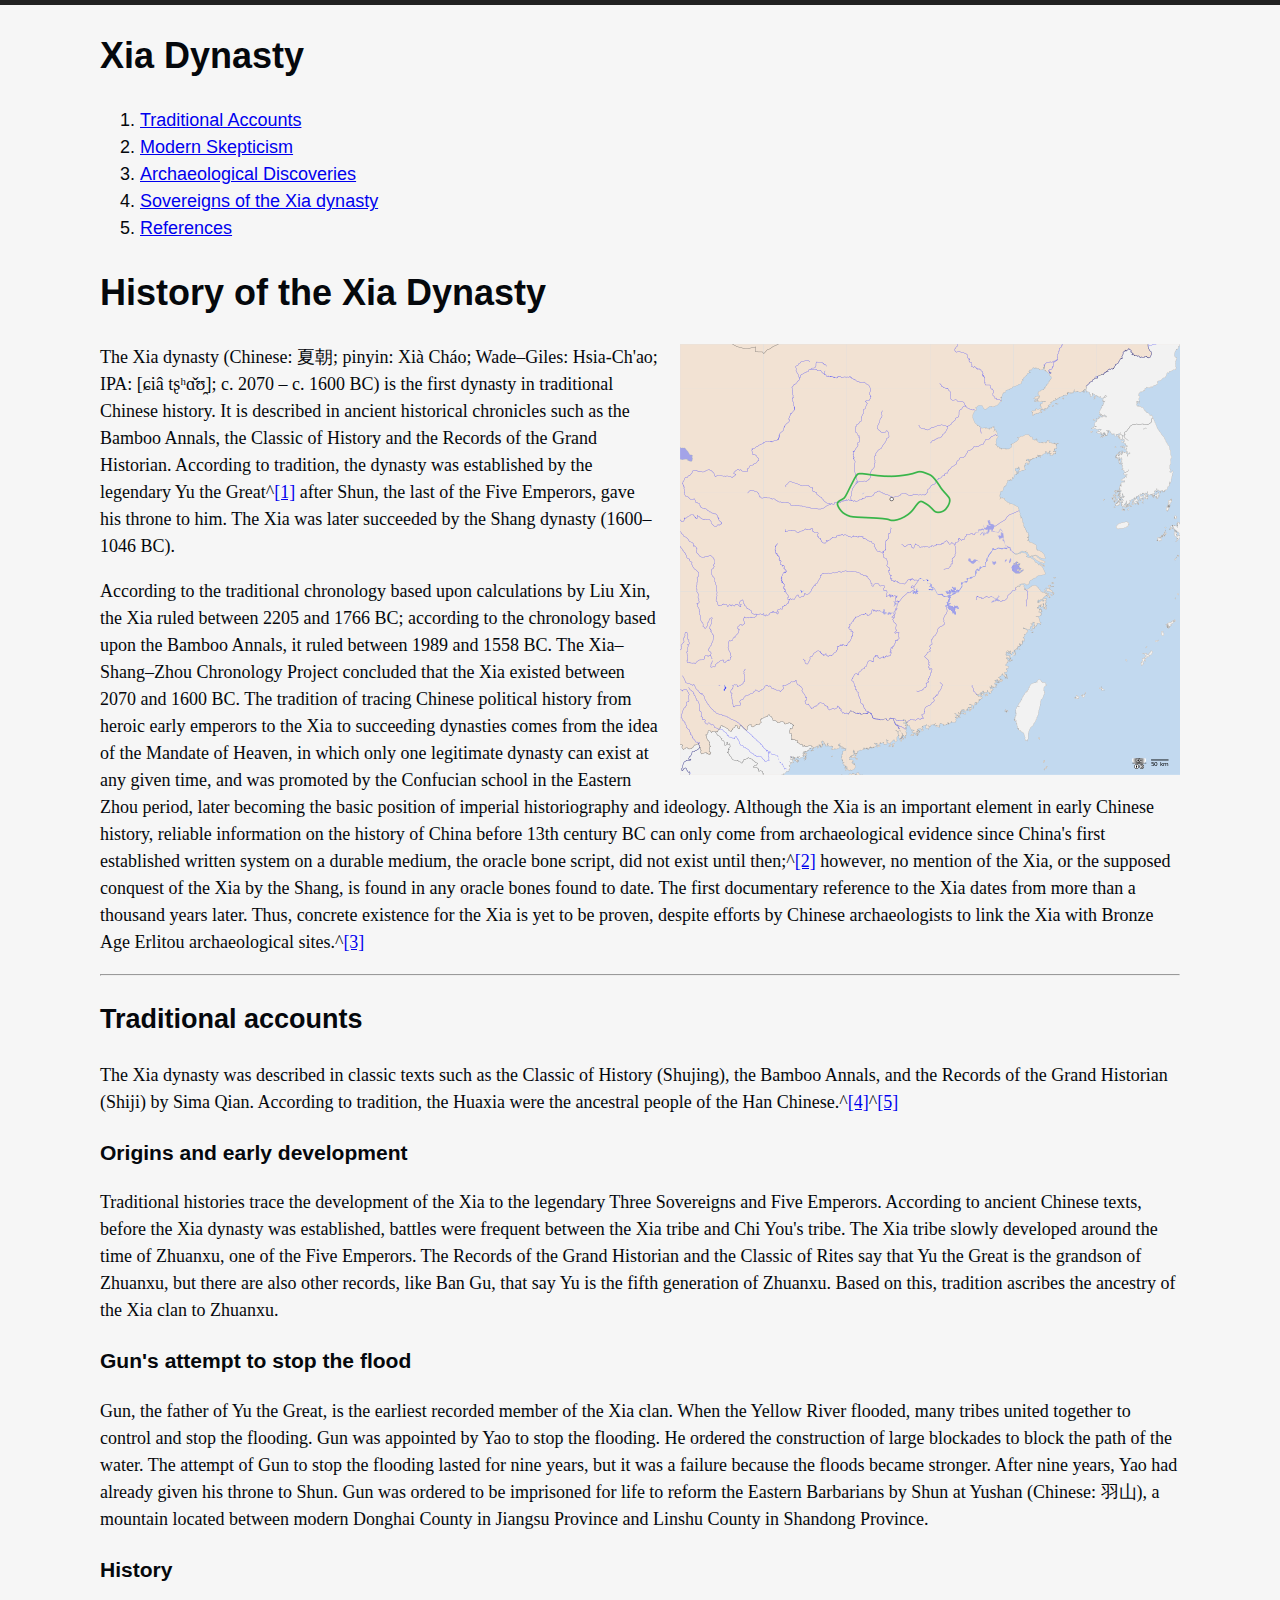
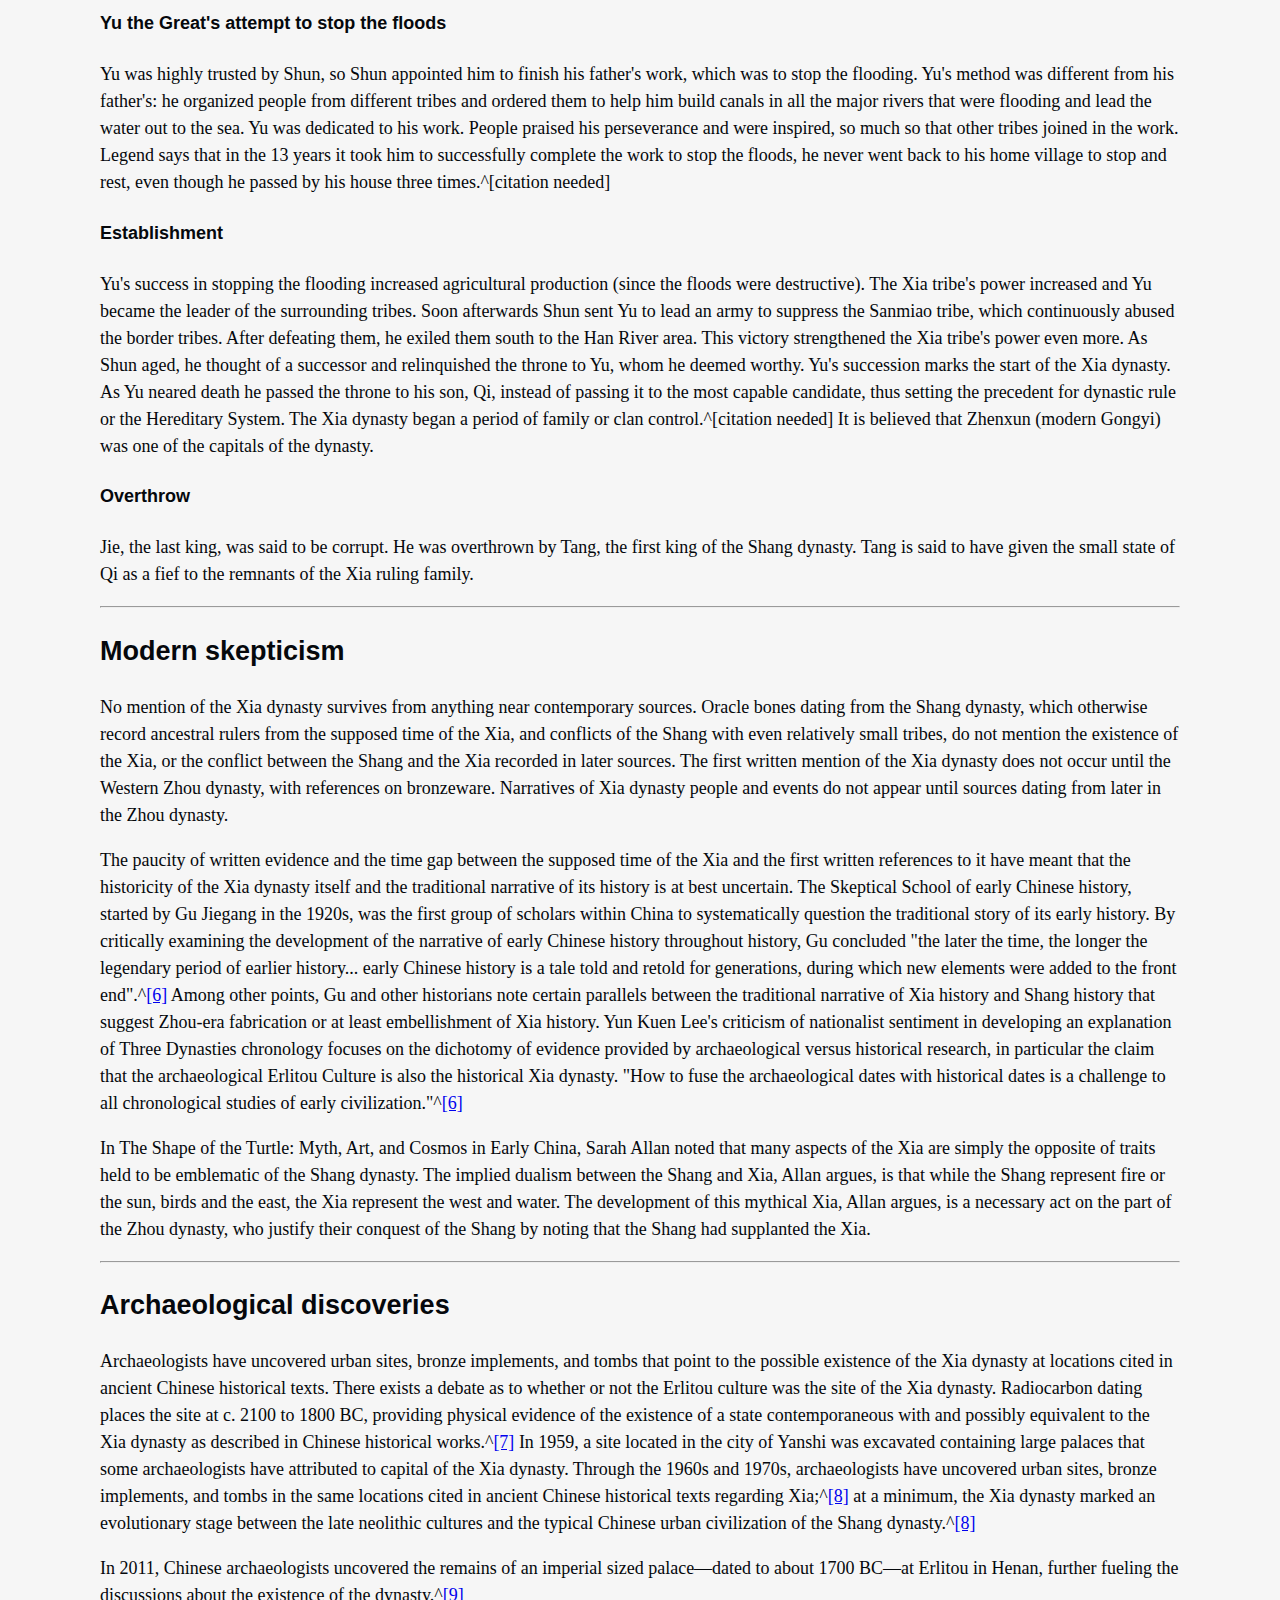
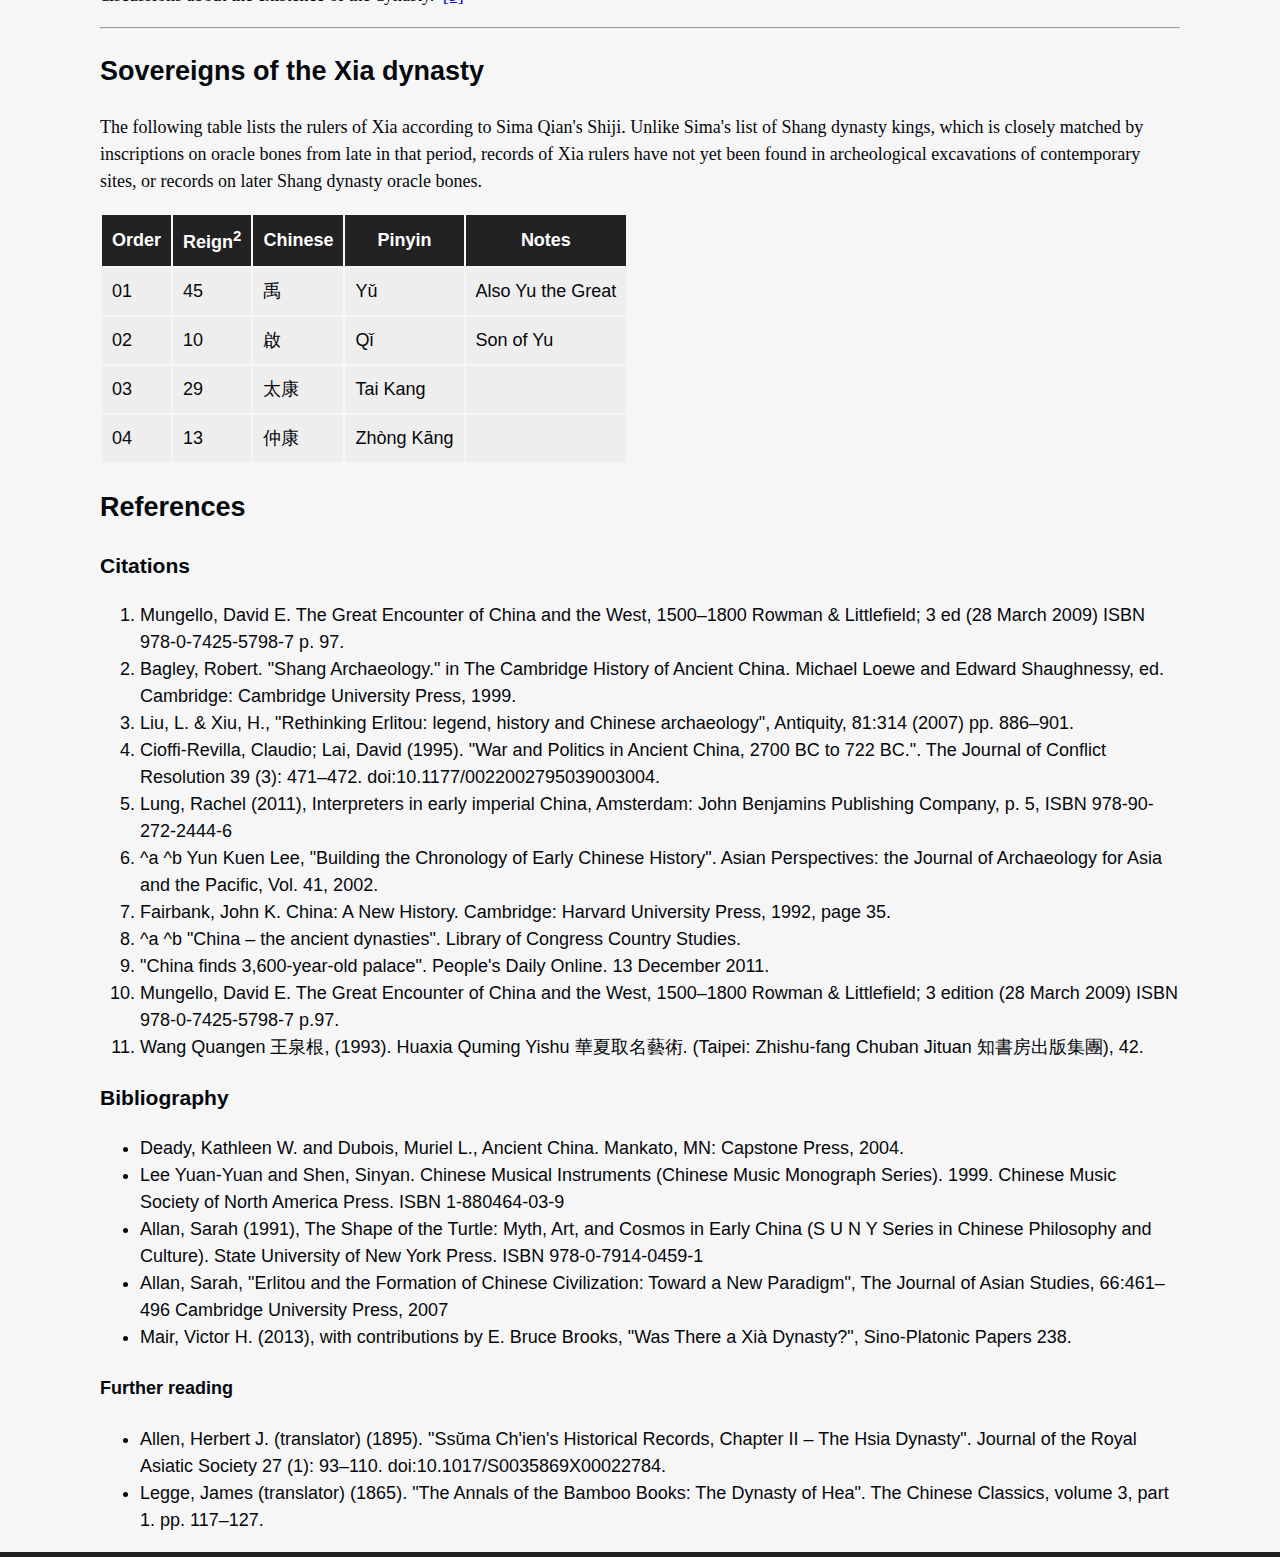
<file: Homework 01/solution/index.html>
<!DOCTYPE html>
<html lang="en">
<head>
    <meta charset="utf-8">
    <meta name="description" content="Xia Dynasty summary">

    <title>Xia Dynasty</title>

    <!-- external CSS link -->

    <link rel="stylesheet" href="css/style.css">

</head>
<body>

  <header>
    <h1>Xia Dynasty</h1>

    <nav>
      <ol>
        <li><a href="#accounts">Traditional Accounts</a></li>
        <li><a href="#skepticism">Modern Skepticism</a></li>
        <li><a href="#discoveries">Archaeological Discoveries</a></li>
        <li><a href="#sovereigns">Sovereigns of the Xia dynasty</a></li>
        <li><a href="#references">References</a></li>
      </ol>
    </nav>
    </header>

  <article>
    <h1>History of the Xia Dynasty</h1>

    <p><img src="images/xia_dynasty.png" alt="Xia Dynasty Map">The Xia dynasty (Chinese: 夏朝; pinyin: Xià Cháo; Wade–Giles: Hsia-Ch'ao; IPA: [ɕiâ tʂʰɑ̌ʊ̯]; c. 2070 – c. 1600 BC) is the first dynasty in traditional Chinese history. It is described in ancient historical chronicles such as the Bamboo Annals, the Classic of History and the Records of the Grand Historian. According to tradition, the dynasty was established by the legendary Yu the Great^<a href="#ref1">[1]</a> after Shun, the last of the Five Emperors, gave his throne to him. The Xia was later succeeded by the Shang dynasty (1600–1046 BC).</p>

    <p>According to the traditional chronology based upon calculations by Liu Xin, the Xia ruled between 2205 and 1766 BC; according to the chronology based upon the Bamboo Annals, it ruled between 1989 and 1558 BC. The Xia–Shang–Zhou Chronology Project concluded that the Xia existed between 2070 and 1600 BC. The tradition of tracing Chinese political history from heroic early emperors to the Xia to succeeding dynasties comes from the idea of the Mandate of Heaven, in which only one legitimate dynasty can exist at any given time, and was promoted by the Confucian school in the Eastern Zhou period, later becoming the basic position of imperial historiography and ideology. Although the Xia is an important element in early Chinese history, reliable information on the history of China before 13th century BC can only come from archaeological evidence since China's first established written system on a durable medium, the oracle bone script, did not exist until then;^<a href="#ref2">[2]</a> however, no mention of the Xia, or the supposed conquest of the Xia by the Shang, is found in any oracle bones found to date. The first documentary reference to the Xia dates from more than a thousand years later. Thus, concrete existence for the Xia is yet to be proven, despite efforts by Chinese archaeologists to link the Xia with Bronze Age Erlitou archaeological sites.^<a href="#ref3">[3]</a></p>

    <hr>

    <h2 id="accounts">Traditional accounts</h2>

    <p>The Xia dynasty was described in classic texts such as the Classic of History (Shujing), the Bamboo Annals, and the Records of the Grand Historian (Shiji) by Sima Qian. According to tradition, the Huaxia were the ancestral people of the Han Chinese.^<a href="#ref4">[4]</a>^<a href="#ref5">[5]</a></p>

    <h3>Origins and early development</h3>

    <p>Traditional histories trace the development of the Xia to the legendary Three Sovereigns and Five Emperors. According to ancient Chinese texts, before the Xia dynasty was established, battles were frequent between the Xia tribe and Chi You's tribe. The Xia tribe slowly developed around the time of Zhuanxu, one of the Five Emperors. The Records of the Grand Historian and the Classic of Rites say that Yu the Great is the grandson of Zhuanxu, but there are also other records, like Ban Gu, that say Yu is the fifth generation of Zhuanxu. Based on this, tradition ascribes the ancestry of the Xia clan to Zhuanxu.</p>

    <h3>Gun's attempt to stop the flood</h3>

    <p>Gun, the father of Yu the Great, is the earliest recorded member of the Xia clan. When the Yellow River flooded, many tribes united together to control and stop the flooding. Gun was appointed by Yao to stop the flooding. He ordered the construction of large blockades to block the path of the water. The attempt of Gun to stop the flooding lasted for nine years, but it was a failure because the floods became stronger. After nine years, Yao had already given his throne to Shun. Gun was ordered to be imprisoned for life to reform the Eastern Barbarians by Shun at Yushan (Chinese: 羽山), a mountain located between modern Donghai County in Jiangsu Province and Linshu County in Shandong Province.</p>

    <h3>History</h3>

    <h4>Yu the Great's attempt to stop the floods</h4>

    <p>Yu was highly trusted by Shun, so Shun appointed him to finish his father's work, which was to stop the flooding. Yu's method was different from his father's: he organized people from different tribes and ordered them to help him build canals in all the major rivers that were flooding and lead the water out to the sea. Yu was dedicated to his work. People praised his perseverance and were inspired, so much so that other tribes joined in the work. Legend says that in the 13 years it took him to successfully complete the work to stop the floods, he never went back to his home village to stop and rest, even though he passed by his house three times.^[citation needed]</p>

    <h4>Establishment</h4>

    <p>Yu's success in stopping the flooding increased agricultural production (since the floods were destructive). The Xia tribe's power increased and Yu became the leader of the surrounding tribes. Soon afterwards Shun sent Yu to lead an army to suppress the Sanmiao tribe, which continuously abused the border tribes. After defeating them, he exiled them south to the Han River area. This victory strengthened the Xia tribe's power even more. As Shun aged, he thought of a successor and relinquished the throne to Yu, whom he deemed worthy. Yu's succession marks the start of the Xia dynasty. As Yu neared death he passed the throne to his son, Qi, instead of passing it to the most capable candidate, thus setting the precedent for dynastic rule or the Hereditary System. The Xia dynasty began a period of family or clan control.^[citation needed] It is believed that Zhenxun (modern Gongyi) was one of the capitals of the dynasty.</p>

    <h4>Overthrow</h4>

    <p>Jie, the last king, was said to be corrupt. He was overthrown by Tang, the first king of the Shang dynasty. Tang is said to have given the small state of Qi as a fief to the remnants of the Xia ruling family.</p>

    <hr>

    <h2 id="skepticism">Modern skepticism</h2>

    <p>No mention of the Xia dynasty survives from anything near contemporary sources. Oracle bones dating from the Shang dynasty, which otherwise record ancestral rulers from the supposed time of the Xia, and conflicts of the Shang with even relatively small tribes, do not mention the existence of the Xia, or the conflict between the Shang and the Xia recorded in later sources. The first written mention of the Xia dynasty does not occur until the Western Zhou dynasty, with references on bronzeware. Narratives of Xia dynasty people and events do not appear until sources dating from later in the Zhou dynasty.</p>

    <p>The paucity of written evidence and the time gap between the supposed time of the Xia and the first written references to it have meant that the historicity of the Xia dynasty itself and the traditional narrative of its history is at best uncertain. The Skeptical School of early Chinese history, started by Gu Jiegang in the 1920s, was the first group of scholars within China to systematically question the traditional story of its early history. By critically examining the development of the narrative of early Chinese history throughout history, Gu concluded "the later the time, the longer the legendary period of earlier history... early Chinese history is a tale told and retold for generations, during which new elements were added to the front end".^<a href="#ref6">[6]</a> Among other points, Gu and other historians note certain parallels between the traditional narrative of Xia history and Shang history that suggest Zhou-era fabrication or at least embellishment of Xia history. Yun Kuen Lee's criticism of nationalist sentiment in developing an explanation of Three Dynasties chronology focuses on the dichotomy of evidence provided by archaeological versus historical research, in particular the claim that the archaeological Erlitou Culture is also the historical Xia dynasty. "How to fuse the archaeological dates with historical dates is a challenge to all chronological studies of early civilization."^<a href="#ref6">[6]</a></p>

    <p>In The Shape of the Turtle: Myth, Art, and Cosmos in Early China, Sarah Allan noted that many aspects of the Xia are simply the opposite of traits held to be emblematic of the Shang dynasty. The implied dualism between the Shang and Xia, Allan argues, is that while the Shang represent fire or the sun, birds and the east, the Xia represent the west and water. The development of this mythical Xia, Allan argues, is a necessary act on the part of the Zhou dynasty, who justify their conquest of the Shang by noting that the Shang had supplanted the Xia.</p>

    <hr>

    <h2 id="discoveries">Archaeological discoveries</h2>

    <p>Archaeologists have uncovered urban sites, bronze implements, and tombs that point to the possible existence of the Xia dynasty at locations cited in ancient Chinese historical texts. There exists a debate as to whether or not the Erlitou culture was the site of the Xia dynasty. Radiocarbon dating places the site at c. 2100 to 1800 BC, providing physical evidence of the existence of a state contemporaneous with and possibly equivalent to the Xia dynasty as described in Chinese historical works.^<a href="#ref7">[7]</a> In 1959, a site located in the city of Yanshi was excavated containing large palaces that some archaeologists have attributed to capital of the Xia dynasty. Through the 1960s and 1970s, archaeologists have uncovered urban sites, bronze implements, and tombs in the same locations cited in ancient Chinese historical texts regarding Xia;^<a href="#ref8">[8]</a> at a minimum, the Xia dynasty marked an evolutionary stage between the late neolithic cultures and the typical Chinese urban civilization of the Shang dynasty.^<a href="#ref8">[8]</a></p>

    <p>In 2011, Chinese archaeologists uncovered the remains of an imperial sized palace—dated to about 1700 BC—at Erlitou in Henan, further fueling the discussions about the existence of the dynasty.^<a href="#ref9">[9]</a></p>

    <hr>

    <h2 id="sovereigns">Sovereigns of the Xia dynasty</h2>

    <p>The following table lists the rulers of Xia according to Sima Qian's Shiji. Unlike Sima's list of Shang dynasty kings, which is closely matched by inscriptions on oracle bones from late in that period, records of Xia rulers have not yet been found in archeological excavations of contemporary sites, or records on later Shang dynasty oracle bones.</p>

    <table>
        <tr>
            <th>Order</th>
            <th>Reign<sup>2</sup></th>
            <th>Chinese</th>
            <th>Pinyin</th>
            <th>Notes</th>
        </tr>
        <tr>
            <td>01</td>
            <td>45</td>
            <td>禹</td>
            <td>Yǔ</td>
            <td>Also Yu the Great</td>
        </tr>
        <tr>
            <td>02</td>
            <td>10</td>
            <td>啟</td>
            <td>Qǐ</td>
            <td>Son of Yu</td>
        </tr>
        <tr>
            <td>03</td>
            <td>29</td>
            <td>太康</td>
            <td>Tai Kang</td>
            <td>&nbsp;</td>
        </tr>
        <tr>
            <td>04</td>
            <td>13</td>
            <td>仲康</td>
            <td>Zhòng Kāng</td>
            <td>&nbsp;</td>
        </tr>
    </table>

    <h2 id="references">References</h2>

    <h3>Citations</h3>

    <ol>
        <li id="ref1">Mungello, David E. The Great Encounter of China and the West, 1500–1800 Rowman & Littlefield; 3 ed (28 March 2009) ISBN 978-0-7425-5798-7 p. 97.</li>
        <li id="ref2">Bagley, Robert. "Shang Archaeology." in The Cambridge History of Ancient China. Michael Loewe and Edward Shaughnessy, ed. Cambridge: Cambridge University Press, 1999.</li>
        <li id="ref3">Liu, L. & Xiu, H., "Rethinking Erlitou: legend, history and Chinese archaeology", Antiquity, 81:314 (2007) pp. 886–901.</li>
        <li id="ref4">Cioffi-Revilla, Claudio; Lai, David (1995). "War and Politics in Ancient China, 2700 BC to 722 BC.". The Journal of Conflict Resolution 39 (3): 471–472. doi:10.1177/0022002795039003004.</li>
        <li id="ref5">Lung, Rachel (2011), Interpreters in early imperial China, Amsterdam: John Benjamins Publishing Company, p. 5, ISBN 978-90-272-2444-6</li>
        <li id="ref6">^a ^b Yun Kuen Lee, "Building the Chronology of Early Chinese History". Asian Perspectives: the Journal of Archaeology for Asia and the Pacific, Vol. 41, 2002.</li>
        <li id="ref7">Fairbank, John K. China: A New History. Cambridge: Harvard University Press, 1992, page 35.</li>
        <li id="ref8">^a ^b "China – the ancient dynasties". Library of Congress Country Studies.</li>
        <li id="ref9">"China finds 3,600-year-old palace". People's Daily Online. 13 December 2011.</li>
        <li id="ref10">Mungello, David E. The Great Encounter of China and the West, 1500–1800 Rowman & Littlefield; 3 edition (28 March 2009) ISBN 978-0-7425-5798-7 p.97.</li>
        <li id="ref11">Wang Quangen 王泉根, (1993). Huaxia Quming Yishu 華夏取名藝術. (Taipei: Zhishu-fang Chuban Jituan 知書房出版集團), 42.</li>
    </ol>

    <h3>Bibliography</h3>

    <ul>
        <li>Deady, Kathleen W. and Dubois, Muriel L., Ancient China. Mankato, MN: Capstone Press, 2004.</li>
        <li>Lee Yuan-Yuan and Shen, Sinyan. Chinese Musical Instruments (Chinese Music Monograph Series). 1999. Chinese Music Society of North America Press. ISBN 1-880464-03-9</li>
        <li>Allan, Sarah (1991), The Shape of the Turtle: Myth, Art, and Cosmos in Early China (S U N Y Series in Chinese Philosophy and Culture). State University of New York Press. ISBN 978-0-7914-0459-1</li>
        <li>Allan, Sarah, "Erlitou and the Formation of Chinese Civilization: Toward a New Paradigm", The Journal of Asian Studies, 66:461–496 Cambridge University Press, 2007</li>
        <li>Mair, Victor H. (2013), with contributions by E. Bruce Brooks, "Was There a Xià Dynasty?", Sino-Platonic Papers 238.</li>
    </ul>

    <h4>Further reading</h4>

    <ul>
      <li>Allen, Herbert J. (translator) (1895). "Ssŭma Ch'ien's Historical Records, Chapter II – The Hsia Dynasty". Journal of the Royal Asiatic Society 27 (1): 93–110. doi:10.1017/S0035869X00022784.</li>
      <li>Legge, James (translator) (1865). "The Annals of the Bamboo Books: The Dynasty of Hea". The Chinese Classics, volume 3, part 1. pp. 117–127.</li>
    </ul>

  </article>

</body>
</html>
</file>
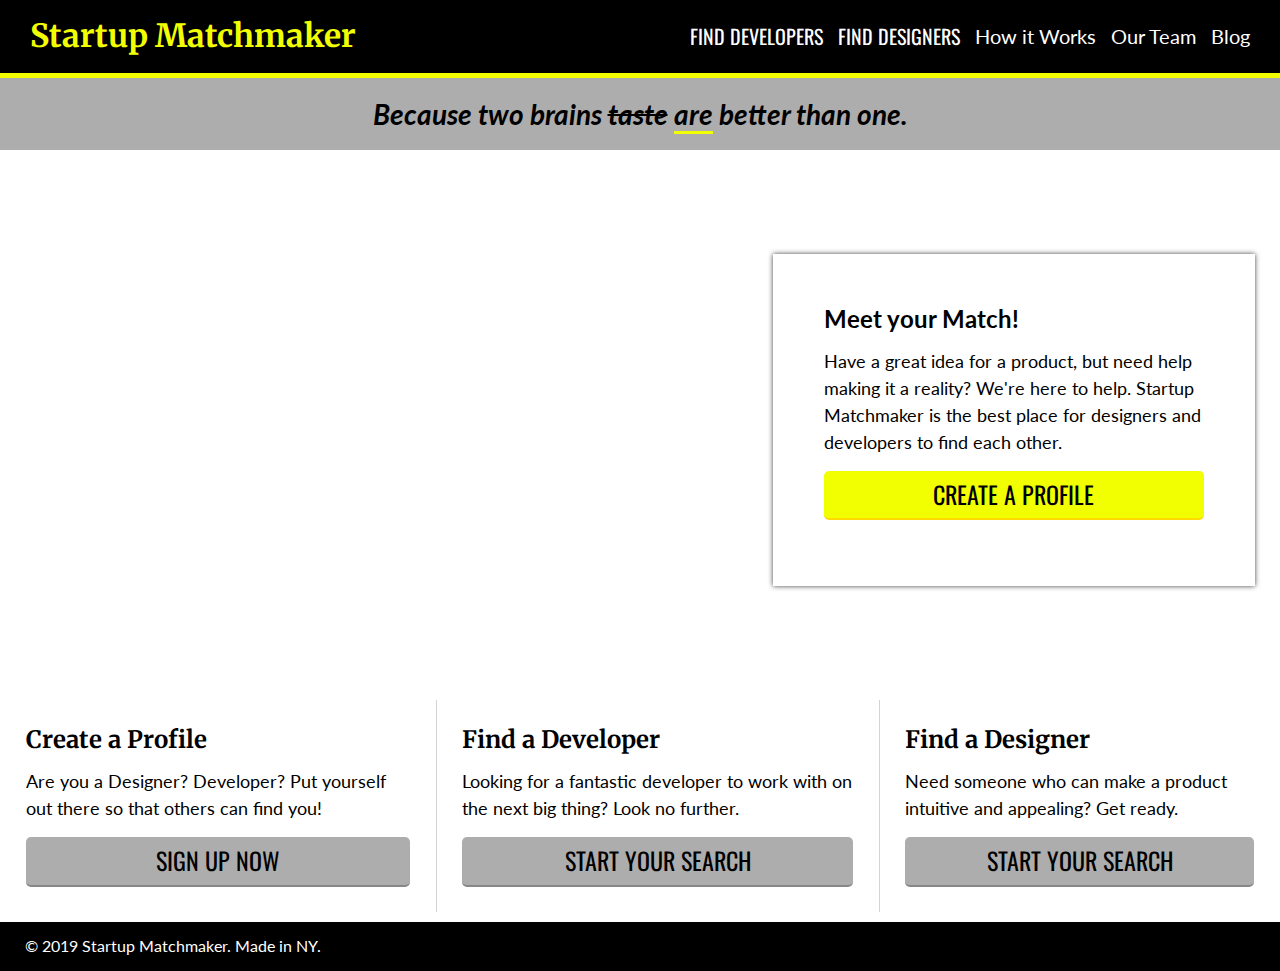
<file: Homework 02/solution_code/index.html>
<!DOCTYPE html>
<html lang="en">
  <head>
    <meta charset="utf-8">
    <meta http-equiv="x-ua-compatible" content="ie=edge">
    <title>Matchmaker Site</title>
    <meta name="description" content="Startup Matchmaker Site for GA">

    <!-- Why are these in this order folks? -->
    <link rel="stylesheet" href="css/normalize.css">
    <link href="https://fonts.googleapis.com/css?family=Lato:400,400i|Merriweather|Oswald" rel="stylesheet">
    <link rel="stylesheet" href="css/style.css">
  </head>
  <body>
    <!-- Note how the code is indented and is very readable -->
    <header class="site_header">
      <div class="logo">
        <!-- Why am I using these font classes everywhere? hint: Bootstrap is coming.. -->
        <h1><a href="">Startup Matchmaker</a></h1>
      </div>
      <nav class="main-nav">
        <ul>
          <li class="main-nav-item main-nav-item-featured"><a href="">Find Developers</a></li>
          <li class="main-nav-item main-nav-item-featured"><a href="">Find Designers</a></li>
          <li class="main-nav-item "><a href="">How it Works</a></li>
          <li class="main-nav-item "><a href="">Our Team</a></li>
          <li class="main-nav-item"><a href="">Blog</a></li>
        </ul>

      </nav>
    </header>
    <aside class="secondary-text">
      <p>Because two brains <span class="strikeout">taste</span> <span class="underline">are</span> better than one.</p>
    </aside>
    <section class="hero-area">
      <div class="inset-div">
        <h2>Meet your Match!</h2>
        <p>Have a great idea for a product, but need help making it a reality? We're here to help. Startup Matchmaker is the best place for designers and developers to find each other.</p>
        <a href="#" class="cta main-cta">Create a profile</a>
      </div>
    </section>
    <section class="three-wide">
      <article class="third-container featured-block">
        <h1>Create a Profile</h1>
        <p>Are you a Designer? Developer? Put yourself out there so that others can find you!</p>
        <a href="#" class="cta">Sign up now</a>
      </article>
      <article class="third-container featured-block">
        <h1>Find a Developer</h1>
        <p>Looking for a fantastic developer to work with on the next big thing? Look no further.</p>
        <a href="#" class="cta">Start Your Search</a>
      </article>
      <article class="third-container featured-block">
        <h1>Find a Designer</h1>
        <p>Need someone who can make a product intuitive and appealing? Get ready.</p>
        <a href="#" class="cta">Start Your Search</a>
      </article>
    </section>
    <footer class="site-footer">
      &copy; 2019 Startup Matchmaker. Made in NY.
    </footer>
  </body>
</html>
</file>
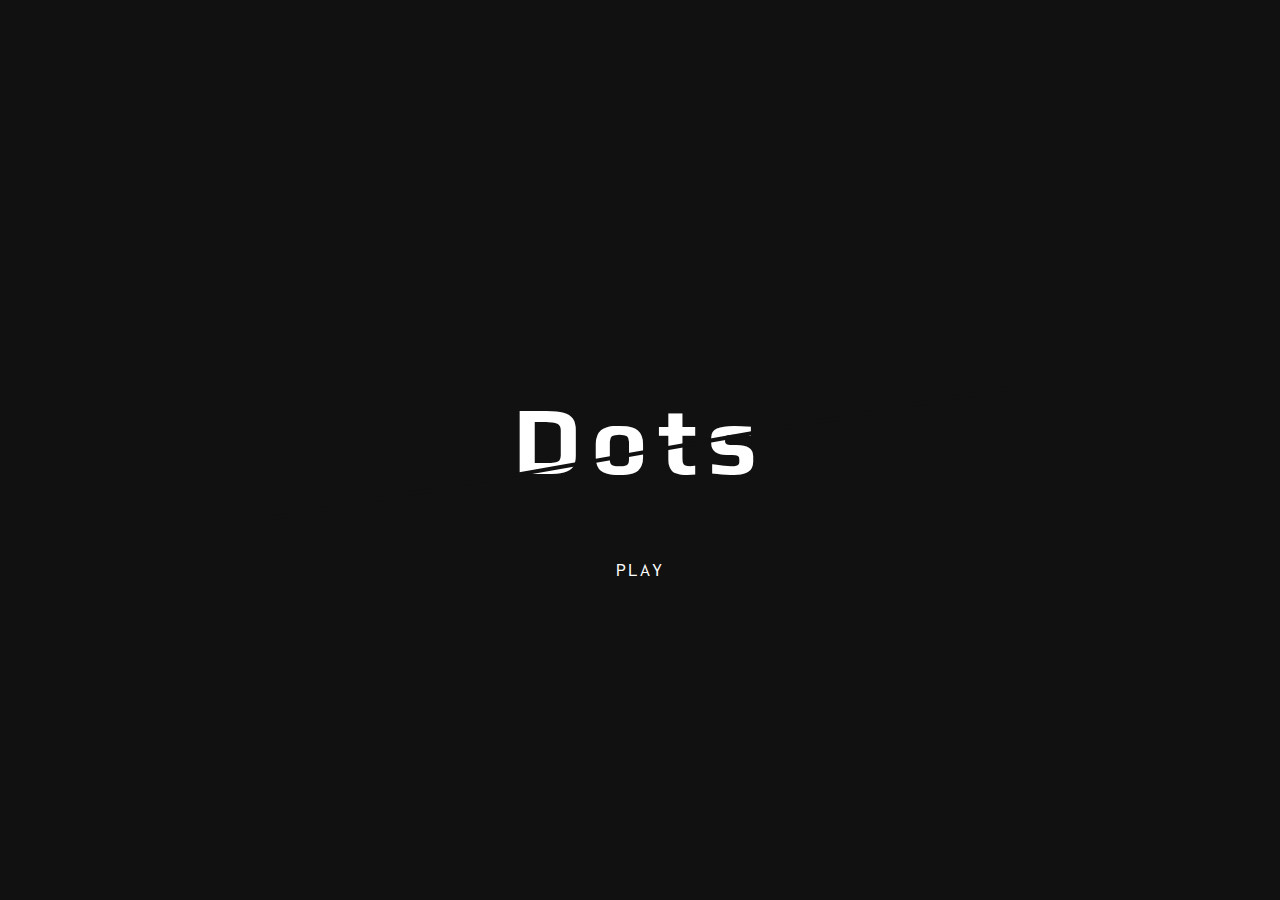
<file: Homework 04/solution_code/index.html>
<!DOCTYPE html>
<html>
  <head>
    <meta charset="UTF-8" />
    <meta name="viewport" content="width=device-width" />
    <link href="https://fonts.googleapis.com/css?family=Inconsolata:700|Play" rel="stylesheet">
    <link rel="stylesheet" href="style.css" >
    <title>Dots</title>
  </head>
  <body class="homepage">

    <main>
      <div class="outer-container">
        <h1 class="title--xl-large">Dots</h1>
        <a class="btn" href="level-one.html">Play</a>
      </div>
    </main>

  </body>
</html>
</file>
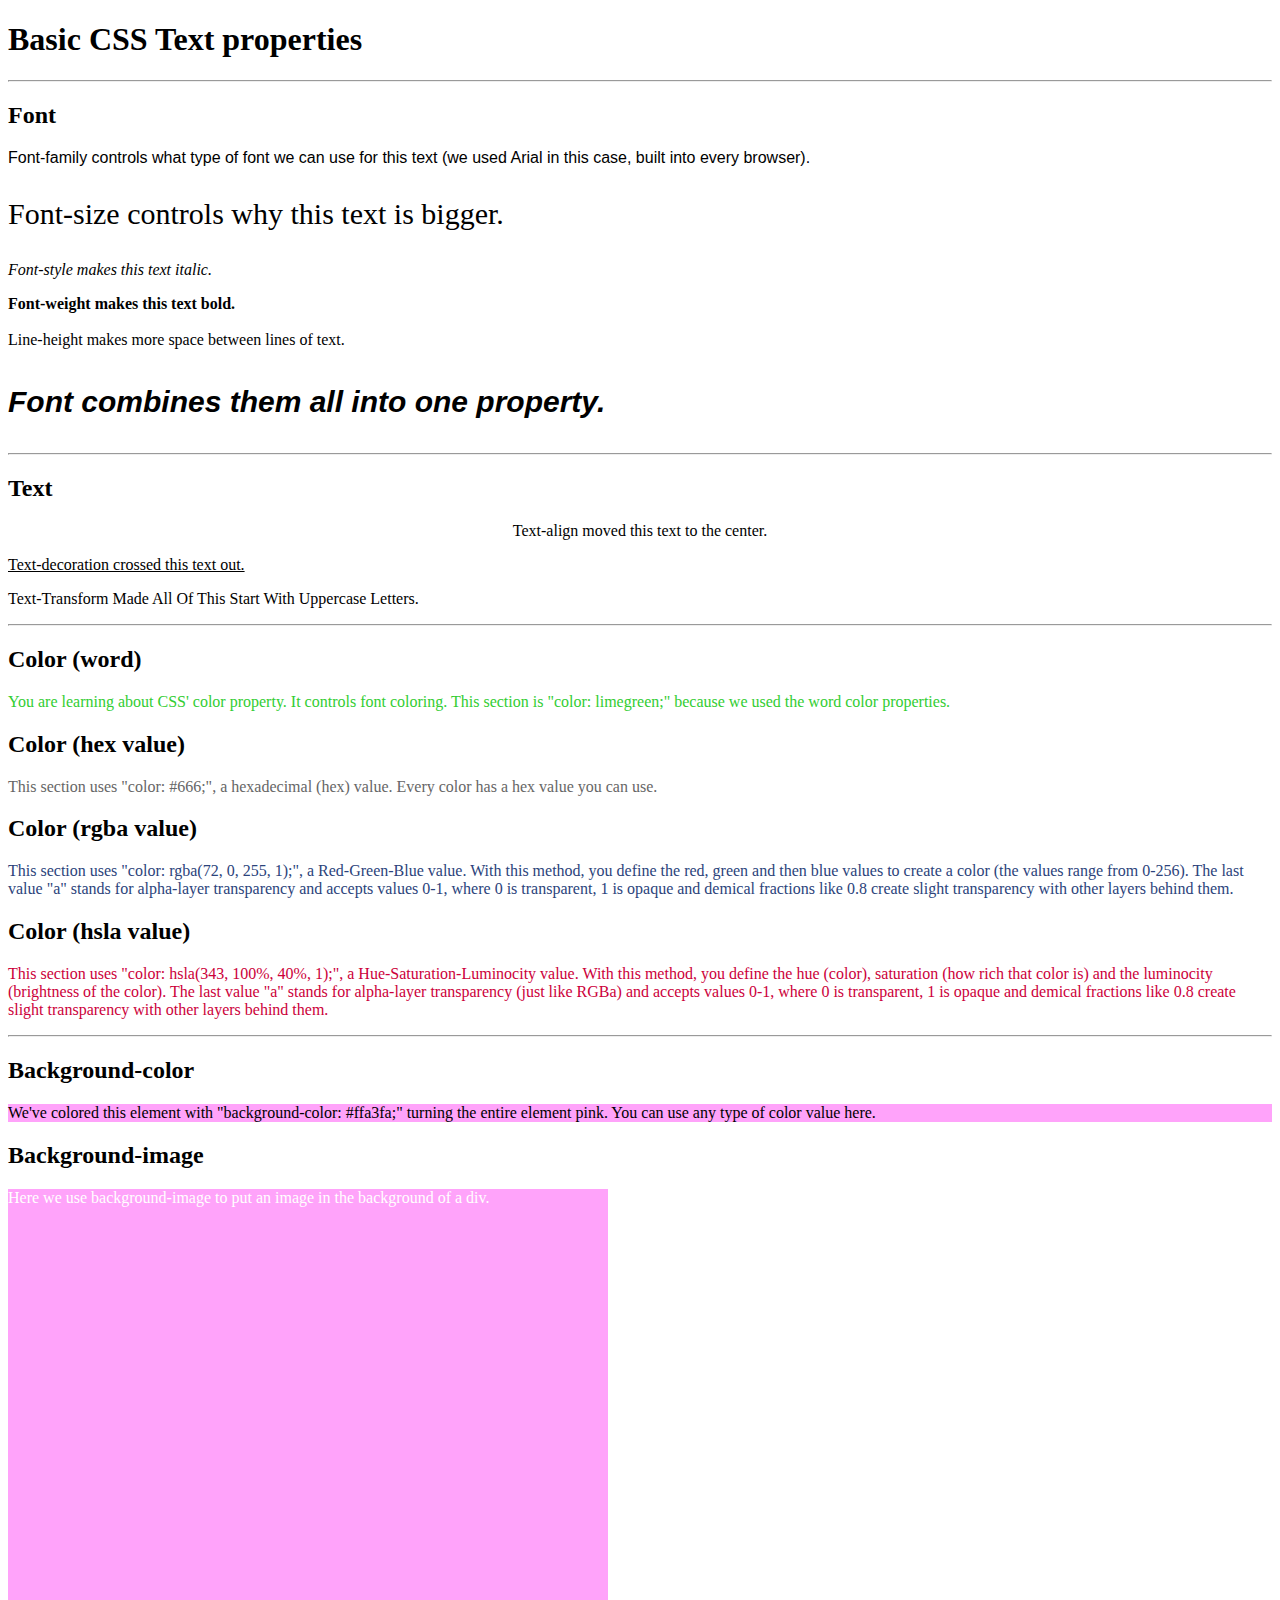
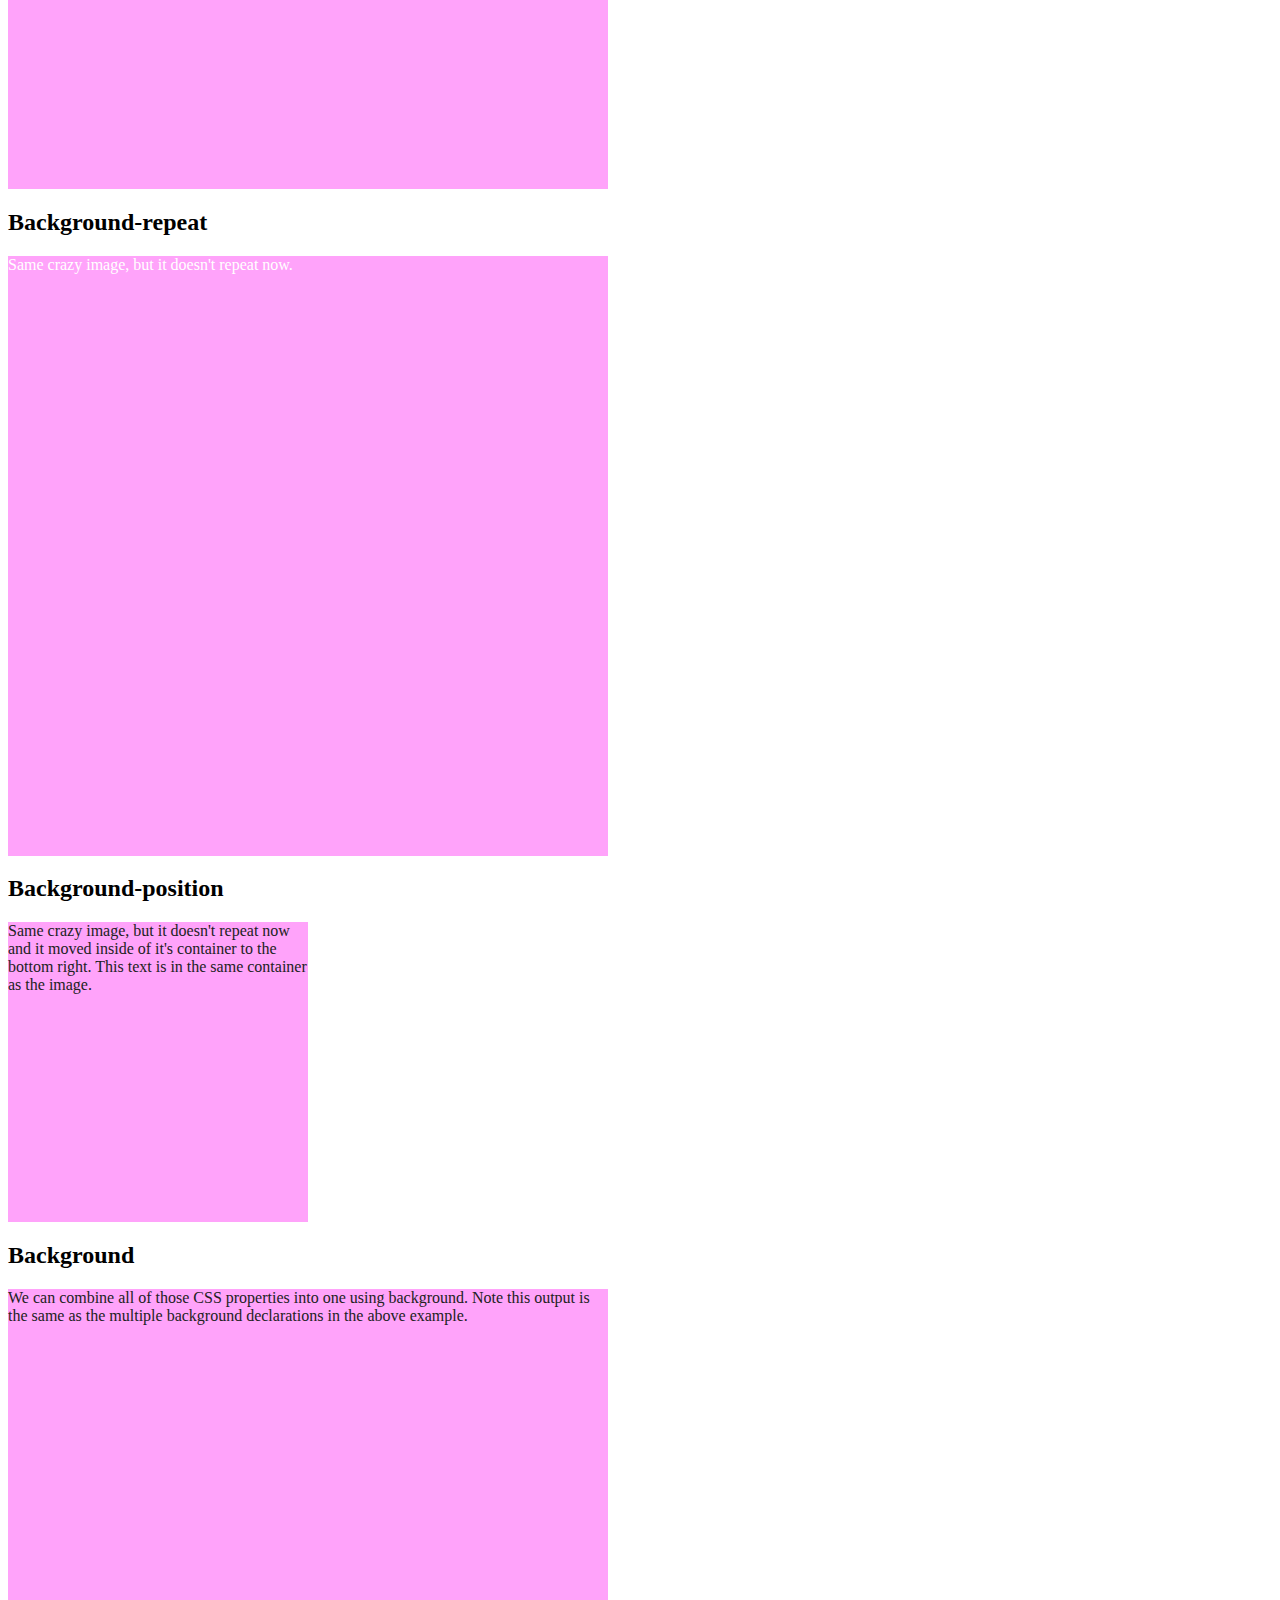
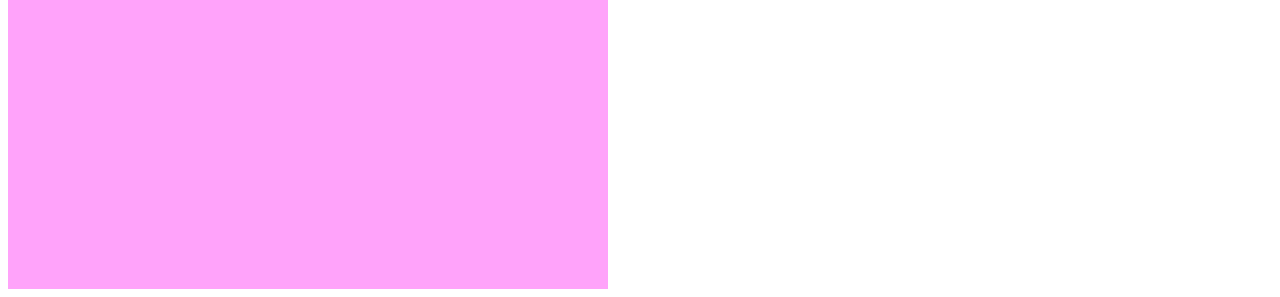
<file: Lesson 02/03_css_properties/index.html>
<!DOCTYPE html>
<html lang="en" >
<head>
  <meta charset="UTF-8">
  <title>CSS Basics Reference</title>
  <link rel="stylesheet" href="style.css">

</head>
<body>
<h1>Basic CSS Text properties</h1>
<hr>
<div class="sample">
  <h2>Font</h2>
  <p class="sample-font-family">Font-family controls what type of font we can use for this text (we used Arial in this case, built into every browser).</p>
  <p class="sample-font-size">Font-size controls why this text is bigger.</p>
  <p class="sample-font-style">Font-style makes this text italic.</p>
  <p class="sample-font-weight">Font-weight makes this text bold.</p>
  <p class="sample-line-height">Line-height makes more space between lines of text.</p>
  <p class="sample-font">Font combines them all into one property.</p>
</div>
<hr>
<section class="sample">
  <h2>Text</h2>
  <p class="sample-text-align">Text-align moved this text to the center.</p>
  <p class="sample-text-decoration">Text-decoration crossed this text out.</p>
  <p class="sample-text-transform">text-transform made all of this start with uppercase letters.</p>
</section>
<hr>
<section class="sample">
  <h2>Color (word)</h2>
  <p class="sample-01">You are learning about CSS' color property. It controls font coloring. This section is "color: limegreen;" because we used the word color properties.</p>
</section>
<section class="sample">
  <h2>Color (hex value)</h2>
  <p class="sample-02">This section uses "color: #666;", a hexadecimal (hex) value. Every color has a hex value you can use.</p>
</section>
<section class="sample">
  <h2>Color (rgba value)</h2>
  <p class="sample-03">This section uses "color: rgba(72, 0, 255, 1);", a Red-Green-Blue value. With this method, you define the red, green and then blue values to create a color (the values range from 0-256). The last value "a" stands for alpha-layer transparency and accepts values 0-1, where 0 is transparent, 1 is opaque and demical fractions like 0.8 create slight transparency with other layers behind them.
</section>
<section class="sample">
  <h2>Color (hsla value)</h2>
  <p class="sample-04">This section uses "color: hsla(343, 100%, 40%, 1);", a Hue-Saturation-Luminocity value. With this method, you define the hue (color), saturation (how rich that color is) and the luminocity (brightness of the color). The last value "a" stands for alpha-layer transparency (just like RGBa) and accepts values 0-1, where 0 is transparent, 1 is opaque and demical fractions like 0.8 create slight transparency with other layers behind them.
</section>
<hr>
<section class="sample">
  <h2>Background-color</h2>
  <div class="sample-05">We've colored this element with "background-color: #ffa3fa;" turning the entire element pink. You can use any type of color value here.</div>
</section>
<section class="sample">
  <h2>Background-image</h2>
  <div class="sample-06">Here we use background-image to put an image in the background of a div.</div>
</section>
<section class="sample">
  <h2>Background-repeat</h2>
  <div class="sample-07">Same crazy image, but it doesn't repeat now.</div>
</section>
<section class="sample">
  <h2>Background-position</h2>
  <div class="sample-08">Same crazy image, but it doesn't repeat now and it moved inside of it's container to the bottom right. This text is in the same container as the image.</div>
</section>
<section class="sample">
  <h2>Background</h2>
  <div class="sample-09">We can combine all of those CSS properties into one using background. Note this output is the same as the multiple background declarations in the above example.</div>
</section>

  
</body>
</html>
</file>
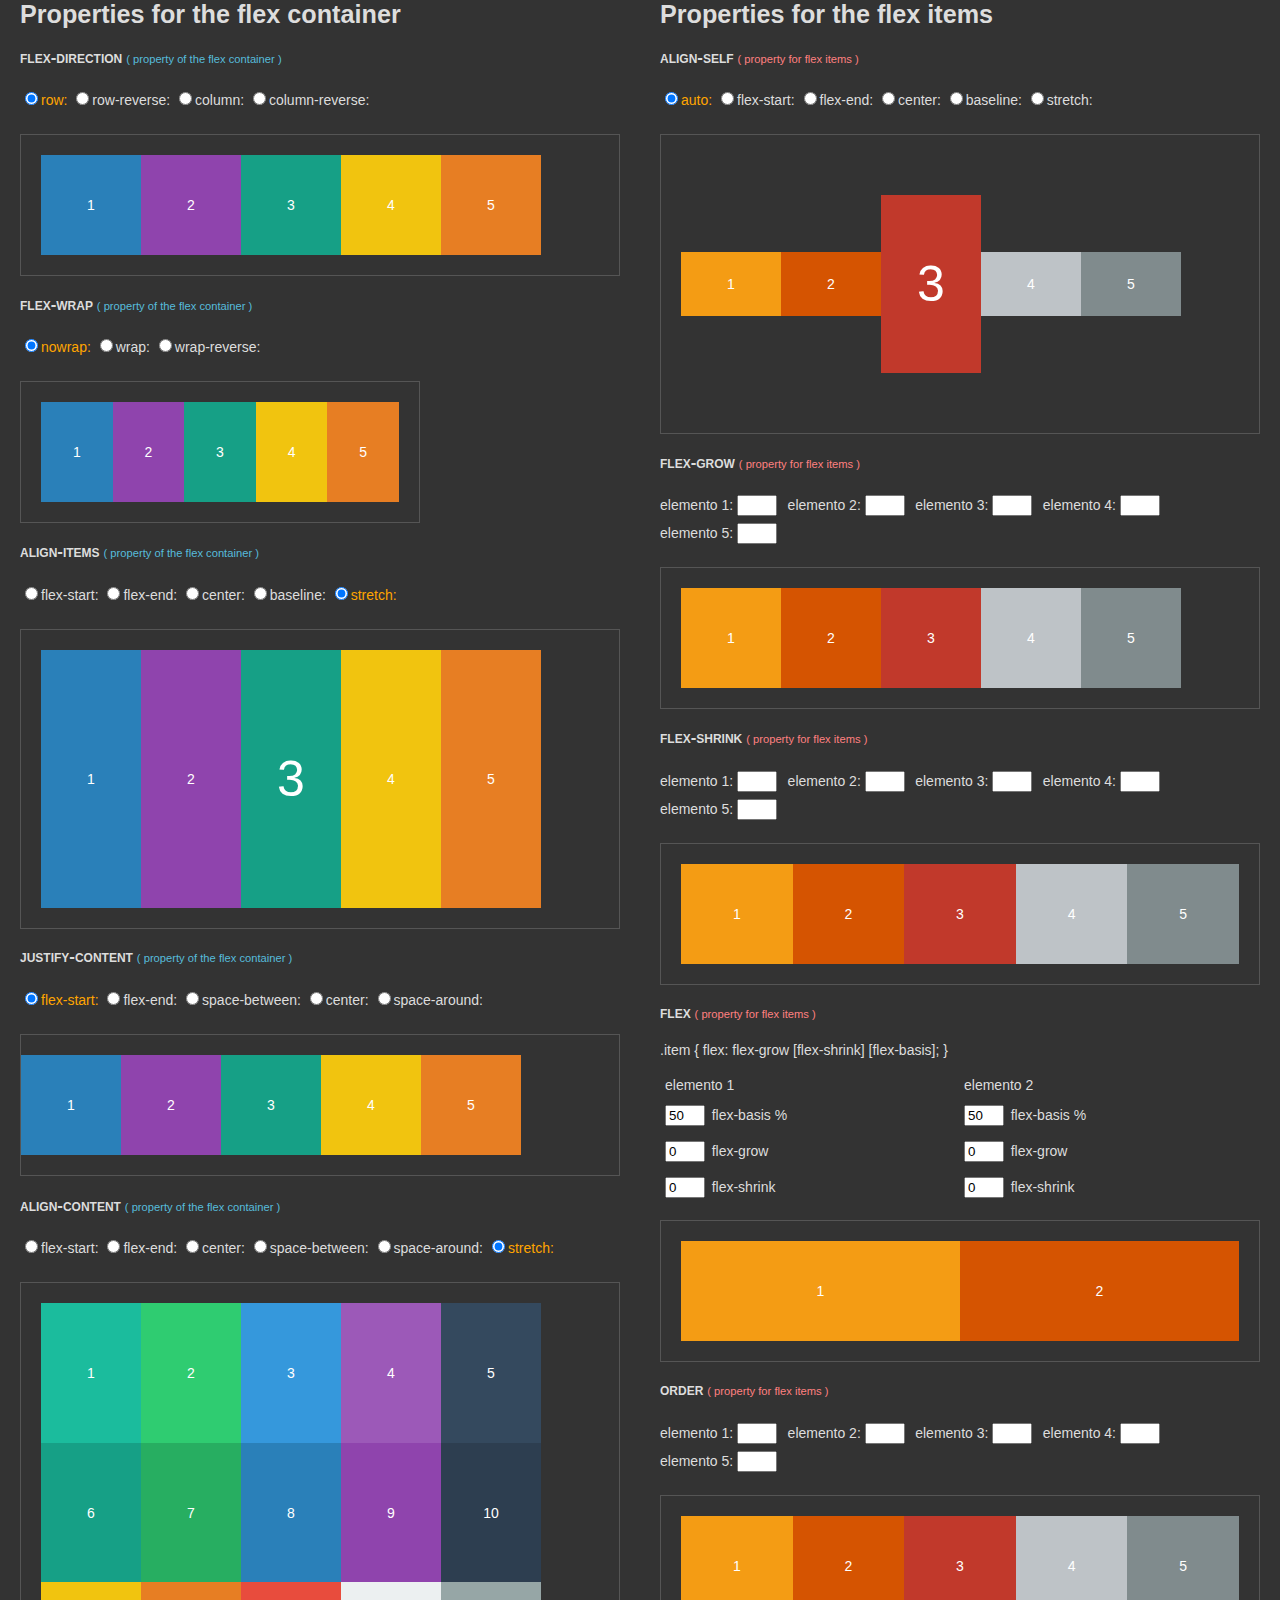
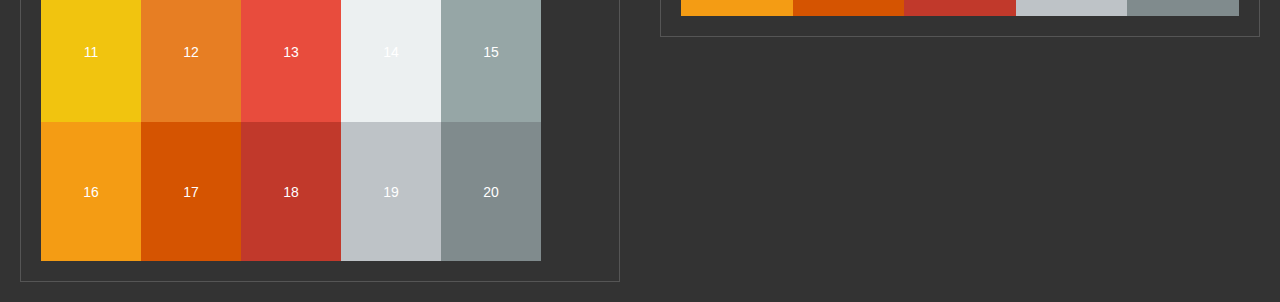
<file: Lesson 04/01_flexbox_demo/index.html>
<!DOCTYPE html>
<html lang="en" >
<head>
  <meta charset="UTF-8">
  <title>CodePen - Flexbox playground</title>
  <link rel="stylesheet" href="./style.css">

</head>
<body>
<!-- partial:index.partial.html -->
<div class="principal">
<h2>Properties for the flex container</h2>
<div class="control">
<h4><a href="http://w3.unpocodetodo.info/css3/flex-direction.php">flex-direction</a> <small>( property of the flex container  )</small></h4><!--flex-direction: row | row-reverse | column | column-reverse;-->
<div class="radio">
<input name="flex-direction" type="radio"  class="flex-direction" id="R11" value="row" checked><label for="R11">row:</label>
<input name="flex-direction"  type="radio" class="flex-direction" id="R12" value="row-reverse"><label for="R12">row-reverse:</label>
<input name="flex-direction"  type="radio" class="flex-direction" id="R13" value="column"><label for="R13">column:</label>
<input name="flex-direction"  type="radio" class="flex-direction" id="R14" value="column-reverse"><label for="R14">column-reverse:</label>
</div></div>
<div class="flex-container" id="direction">
<div class="item" data-color="2a80b9"><p>1</p></div>
<div class="item" data-color="8f44ad"><p>2</p></div>
<div class="item" data-color="16a086"><p>3</p></div>
<div class="item" data-color="f1c40f"><p>4</p></div>
<div class="item" data-color="e77e23"><p>5</p></div>
</div>

<div class="control">
<h4><a href="http://w3.unpocodetodo.info/css3/flex-wrap.php">flex-wrap</a> <small>( property of the flex container  )</small></h4><!--nowrap | wrap | wrap-reverse;-->
<div class="radio">
<input name="flex-wrap" type="radio"  class="flex-wrap" id="R21" value="nowrap" checked><label for="R21">nowrap:</label>
<input name="flex-wrap" type="radio"  class="flex-wrap" id="R22" value="wrap"><label for="R22">wrap:</label>
<input name="flex-wrap" type="radio"  class="flex-wrap" id="R23" value="wrap-reverse"><label for="R23">wrap-reverse:</label>
</div></div>
<div class="flex-container" id="wrap">
<div class="item" data-color="2a80b9"><p>1</p></div>
<div class="item" data-color="8f44ad"><p>2</p></div>
<div class="item" data-color="16a086"><p>3</p></div>
<div class="item" data-color="f1c40f"><p>4</p></div>
<div class="item" data-color="e77e23"><p>5</p></div>
</div>

<div class="control">
<h4><a href="http://w3.unpocodetodo.info/css3/flex-align-items.php">align-items</a> <small>( property of the flex container  )</small></h4><!-- flex-start | flex-end | center | baseline | stretch;-->
<div class="radio">
<input name="flex-align-items" type="radio"  class="flex-align-items" id="R31" value="align-items-start" ><label for="R31">flex-start:</label>
<input name="flex-align-items" type="radio"  class="flex-align-items" id="R32" value="align-items-end"><label for="R32">flex-end:</label>
<input name="flex-align-items" type="radio"  class="flex-align-items" id="R33" value="align-items-center"><label for="R33">center:</label>
<input name="flex-align-items" type="radio"  class="flex-align-items" id="R34" value="align-items-baseline"><label for="R34">baseline:</label>
<input name="flex-align-items" type="radio"  class="flex-align-items" id="R35" value="align-items-stretch" checked><label for="R35">stretch:</label>
</div></div>
<div class="flex-container" id="align">
<div class="item" data-color="2a80b9"><p>1</p></div>
<div class="item" data-color="8f44ad"><p>2</p></div>
<div class="item" data-color="16a086"><p style="font-size:50px;">3</p></div>
<div class="item" data-color="f1c40f"><p>4</p></div>
<div class="item" data-color="e77e23"><p>5</p></div>
</div>


<div class="control">
<h4><a href="http://w3.unpocodetodo.info/css3/flex-justify-content.php">justify-content</a> <small>( property of the flex container )</small></h4> <!--justify-content: flex-start | flex-end | center | space-between | space-around; -->
<div class="radio">
<input name="justify-content" type="radio"  class="justify-content" id="R41" value="justify-start" checked ><label for="R41">flex-start:</label>
<input name="justify-content" type="radio"  class="justify-content" id="R42" value="justify-end" ><label for="R42">flex-end:</label>
<input name="justify-content" type="radio"  class="justify-content" id="R43" value="justify-space-between" ><label for="R43">space-between:</label>
<input name="justify-content" type="radio"  class="justify-content" id="R44" value="justify-center" ><label for="R44">center:</label>
<input name="justify-content" type="radio"  class="justify-content" id="R45" value="justify-space-around" ><label for="R45">space-around:</label>
</div></div>
<div class="flex-container" id="justify">
<div class="item" data-color="2a80b9"><p>1</p></div>
<div class="item" data-color="8f44ad"><p>2</p></div>
<div class="item" data-color="16a086"><p>3</p></div>
<div class="item" data-color="f1c40f"><p>4</p></div>
<div class="item" data-color="e77e23"><p>5</p></div>

</div>

<!--<p>En <strong>Google Chrome</strong> y <strong>Opera</strong>: problemas al cambiar dinamicamente entre <code>justify-content:space-between</code> y <code>justify-content:space-around</code> </p>-->


<div class="control">
<h4><a href="http://w3.unpocodetodo.info/css3/flex-align-content.php">align-content</a> <small>( property of the flex container  )</small></h4> <!--justify-content: flex-start | flex-end | center | space-between | space-around; -->
<div class="radio">
<input name="align-content" type="radio"  class="align-content" id="R51" value="align-content-start" ><label for="R51">flex-start:</label>
<input name="align-content" type="radio"  class="align-content" id="R52" value="align-content-end" ><label for="R52">flex-end:</label>
<input name="align-content" type="radio"  class="align-content" id="R53" value="align-content-center" ><label for="R53">center:</label>
<input name="align-content" type="radio"  class="align-content" id="R54" value="align-content-space-between" ><label for="R54">space-between:</label>
<input name="align-content" type="radio"  class="align-content" id="R55" value="align-content-space-around" ><label for="R55">space-around:</label>
<input name="align-content" type="radio"  class="align-content" id="R56" value="align-content-stretch"  checked><label for="R56">stretch:</label>
</div></div>
<div class="flex-container" id="alignContent">

<div class="item" data-color="1bbc9d"><p>1</p></div>
<div class="item" data-color="2fcc71"><p>2</p></div>
<div class="item" data-color="3598dc"><p>3</p></div>
<div class="item" data-color="9c59b8"><p>4</p></div>
<div class="item" data-color="34495e"><p>5</p></div>
<div class="item" data-color="16a086"><p>6</p></div>
<div class="item" data-color="27ae61"><p>7</p></div>
<div class="item" data-color="2a80b9"><p>8</p></div>
<div class="item" data-color="8f44ad"><p>9</p></div>
<div class="item" data-color="2d3e50"><p>10</p></div>
<div class="item" data-color="f1c40f"><p>11</p></div>
<div class="item" data-color="e77e23"><p>12</p></div>
<div class="item" data-color="e84c3d"><p>13</p></div>
<div class="item" data-color="ecf0f1"><p>14</p></div>
<div class="item" data-color="96a6a6"><p>15</p></div>
<div class="item" data-color="f49c14"><p>16</p></div>
<div class="item" data-color="d55401"><p>17</p></div>
<div class="item" data-color="c1392b"><p>18</p></div>
<div class="item" data-color="bec3c7"><p>19</p></div>
<div class="item" data-color="808b8d"><p>20</p></div>

</div>



</div>

<!-- propiedades de los items -->

<div class="principal">
<h2>Properties for the flex items </h2>
<div class="control">
<h4><a href="http://w3.unpocodetodo.info/css3/flex-align-self.php">align-self</a> <small>( property for flex items  )</small></h4> <!--auto | flex-start | flex-end | center | baseline | stretch -->
<div class="radio">
<input name="align-self" type="radio"  class="align-self" id="R61" value="align-self-auto"  checked ><label for="R61">auto:</label>
<input name="align-self" type="radio"  class="align-self" id="R62" value="align-self-start" ><label for="R62">flex-start:</label>
<input name="align-self" type="radio"  class="align-self" id="R63" value="align-self-end" ><label for="R63">flex-end:</label>
<input name="align-self" type="radio"  class="align-self" id="R64" value="align-self-center" ><label for="R64">center:</label>
<input name="align-self" type="radio"  class="align-self" id="R65" value="align-self-baseline" ><label for="R65">baseline:</label>
<input name="align-self" type="radio"  class="align-self" id="R66" value="align-self-stretch"><label for="R66">stretch:</label>
</div>

</div>
<div class="flex-container align-items-center" id="FCI1">

<div class="item" data-color="f49c14"><p>1</p></div>
<div class="item" data-color="d55401"><p>2</p></div>
<div class="item" data-color="c1392b"  id="alignSelf"><p style="font-size:50px;">3</p></div>
<div class="item" data-color="bec3c7"><p>4</p></div>
<div class="item" data-color="808b8d"><p>5</p></div>

</div>

<div class="control">
<h4><a href="http://w3.unpocodetodo.info/css3/flex-abreviado.php#flexGrow">flex-grow</a> <small>( property for flex items )</small></h4> <!--auto | flex-start | flex-end | center | baseline | stretch -->
<div class="radio">
<span class="nbsp"><label for="R71">elemento 1: </label><input type="number"  class="flex-grow" id="R71" min="0" ></span>
<span class="nbsp"><label for="R72">elemento 2: </label><input type="number"  class="flex-grow" id="R72" min="0" ></span>
<span class="nbsp"><label for="R73">elemento 3: </label><input type="number"  class="flex-grow" id="R73" min="0" ></span>
<span class="nbsp"><label for="R74">elemento 4: </label><input type="number"  class="flex-grow" id="R74" min="0" ></span>
<span class="nbsp"><label for="R75">elemento 5: </label><input type="number"  class="flex-grow" id="R75" min="0" ></span>
</div>

</div>
<div class="flex-container align-items-center" id="FCI2">

<div class="item" id="itemR71" data-color="f49c14"><p>1</p></div>
<div class="item" id="itemR72" data-color="d55401"><p>2</p></div>
<div class="item" id="itemR73" data-color="c1392b"><p>3</p></div>
<div class="item" id="itemR74" data-color="bec3c7"><p>4</p></div>
<div class="item" id="itemR75" data-color="808b8d"><p>5</p></div>

</div>



<div class="control">
<h4><a href="http://w3.unpocodetodo.info/css3/flex-abreviado.php#flexShrink">flex-shrink</a> <small>( property for flex items )</small></h4> <!--auto | flex-start | flex-end | center | baseline | stretch -->
<div class="radio">
<span class="nbsp"><label for="R81">elemento 1: </label><input type="number"  class="flex-shrink" id="R81" min="0" ></span>
<span class="nbsp"><label for="R82">elemento 2: </label><input type="number"  class="flex-shrink" id="R82" min="0" ></span>
<span class="nbsp"><label for="R83">elemento 3: </label><input type="number"  class="flex-shrink" id="R83" min="0" ></span>
<span class="nbsp"><label for="R84">elemento 4: </label><input type="number"  class="flex-shrink" id="R84" min="0" ></span>
<span class="nbsp"><label for="R85">elemento 5: </label><input type="number"  class="flex-shrink" id="R85" min="0" ></span>
</div>

</div>
<div class="flex-container align-items-center" id="FCI3">

<div class="item" id="itemR81" data-color="f49c14"><p>1</p></div>
<div class="item" id="itemR82" data-color="d55401"><p>2</p></div>
<div class="item" id="itemR83" data-color="c1392b"><p>3</p></div>
<div class="item" id="itemR84" data-color="bec3c7"><p>4</p></div>
<div class="item" id="itemR85" data-color="808b8d"><p>5</p></div>

</div>


<div class="control">
<h4><a href="http://w3.unpocodetodo.info/css3/flex-abreviado.php">flex</a> <small>( property for flex items )</small></h4> <!--auto | flex-start | flex-end | center | baseline | stretch -->
<p>.item { flex: flex-grow [flex-shrink] [flex-basis]; } </p>
<table id="flexBasis">
<tr><td>elemento 1</td><td>elemento 2</td></tr>
<tr><td><input type="number" class="flex-basis" id="B1" min="0" value="50" ><label for="B1">flex-basis %</label></td><td><input type="number" class="flex-basis" id="B2" min="0" value="50" ><label for="B2">flex-basis %</label></td></tr>
<tr><td><input type="number" class="flex-basis-grow" id="G1" min="0" value="0" ><label for="G1">flex-grow</label></td><td><input type="number" class="flex-basis-grow" id="G2" min="0" value="0" ><label for="G2">flex-grow</label></td></tr>
<tr><td><input type="number" class="flex-basis-shrink" id="S1" min="0" value="0" ><label for="S1">flex-shrink</label></td><td><input type="number" class="flex-basis-shrink" id="S2" min="0" value="0" ><label for="S2">flex-shrink</label></td></tr>
</table>
</div>


<div class="flex-container align-items-center" id="FCI4">

<div class="item" id="item1" data-color="f49c14"><p>1</p></div>
<div class="item" id="item2" data-color="d55401"><p>2</p></div>

</div>


<div class="control">
<h4><a href="http://w3.unpocodetodo.info/css3/flex-order.php">order</a> <small>( property for flex items )</small></h4> <!--auto | flex-start | flex-end | center | baseline | stretch -->
<div class="radio">
<span class="nbsp"><label for="R91">elemento 1: </label><input type="number"  class="flex-order" id="R91" min="0" ></span>
<span class="nbsp"><label for="R92">elemento 2: </label><input type="number"  class="flex-order" id="R92" min="0" ></span>
<span class="nbsp"><label for="R93">elemento 3: </label><input type="number"  class="flex-order" id="R93" min="0" ></span>
<span class="nbsp"><label for="R94">elemento 4: </label><input type="number"  class="flex-order" id="R94" min="0" ></span>
<span class="nbsp"><label for="R95">elemento 5: </label><input type="number"  class="flex-order" id="R95" min="0" ></span>
</div>

</div>
<div class="flex-container align-items-center" id="FCI5">


<div class="item" id="orderR91" data-color="f49c14"><p>1</p></div>
<div class="item" id="orderR92" data-color="d55401"><p>2</p></div>
<div class="item" id="orderR93" data-color="c1392b"><p>3</p></div>
<div class="item" id="orderR94" data-color="bec3c7"><p>4</p></div>
<div class="item" id="orderR95" data-color="808b8d"><p>5</p></div>

</div>


</div>
<!-- partial -->
  <script  src="./script.js"></script>

</body>
</html>
</file>
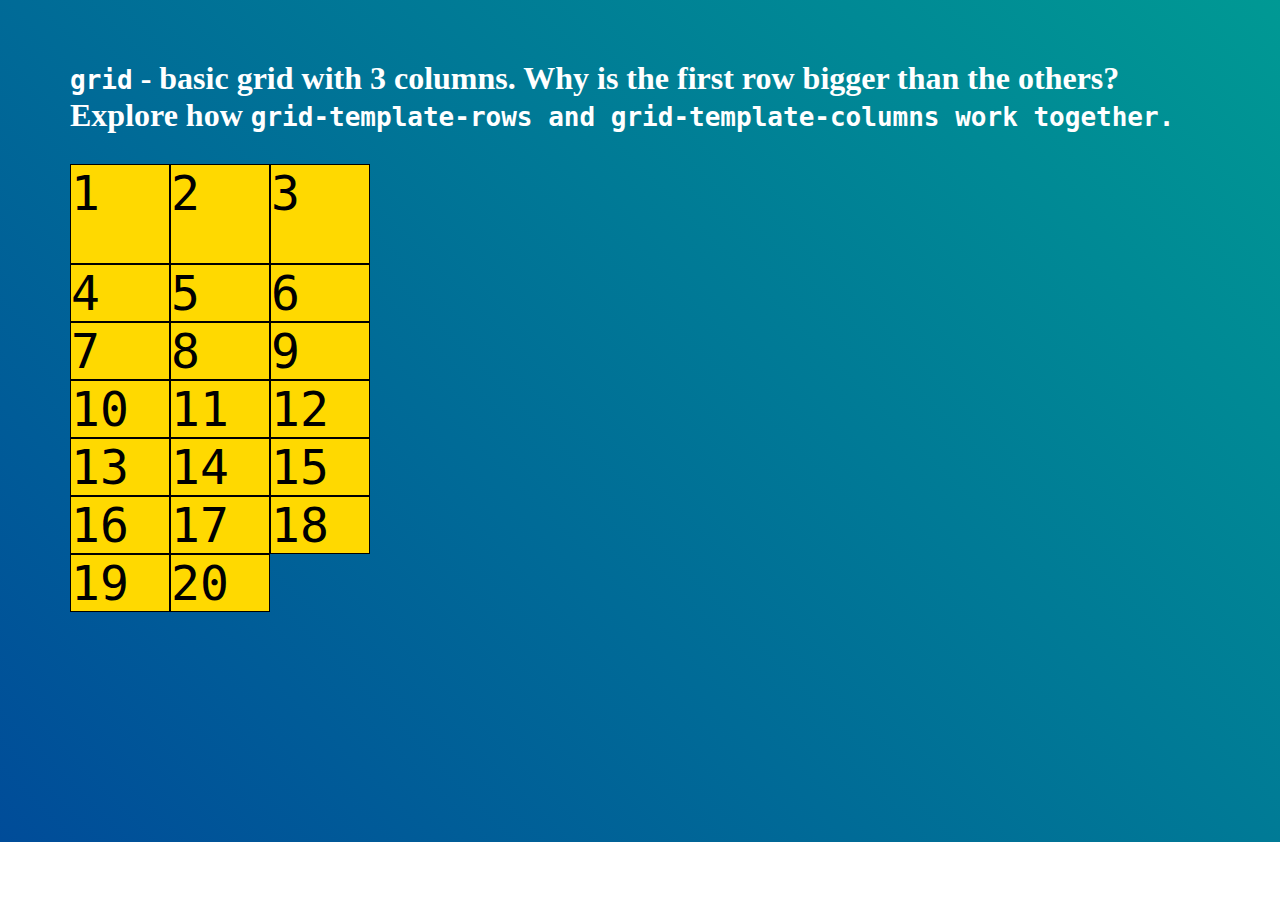
<file: Lesson 05/02_css-gridbasic-grid/index.html>
<!DOCTYPE html>
<html lang="en" >
<head>
  <meta charset="UTF-8">
  <title>CodePen - CSS Grid - Basic Grid</title>
  <link rel="stylesheet" href="./style.css">

</head>
<body>
  <header class="intro">
    <h1><code>grid</code> - basic grid with 3 columns. Why is the first row bigger than the others? Explore how <code>grid-template-rows</span> and <code>grid-template-columns</span> work together.</h1>
  </header>

  <section class="base-container grid01">
    <div class="base-child">1</div>
    <div class="base-child">2</div>
    <div class="base-child">3</div>
    <div class="base-child">4</div>
    <div class="base-child">5</div>
    <div class="base-child">6</div>
    <div class="base-child">7</div>
    <div class="base-child">8</div>
    <div class="base-child">9</div>
    <div class="base-child">10</div>
    <div class="base-child">11</div>
    <div class="base-child">12</div>
    <div class="base-child">13</div>
    <div class="base-child">14</div>
    <div class="base-child">15</div>
    <div class="base-child">16</div>
    <div class="base-child">17</div>
    <div class="base-child">18</div>
    <div class="base-child">19</div>
    <div class="base-child">20</div>
  </section>
</body>

</html>
</file>
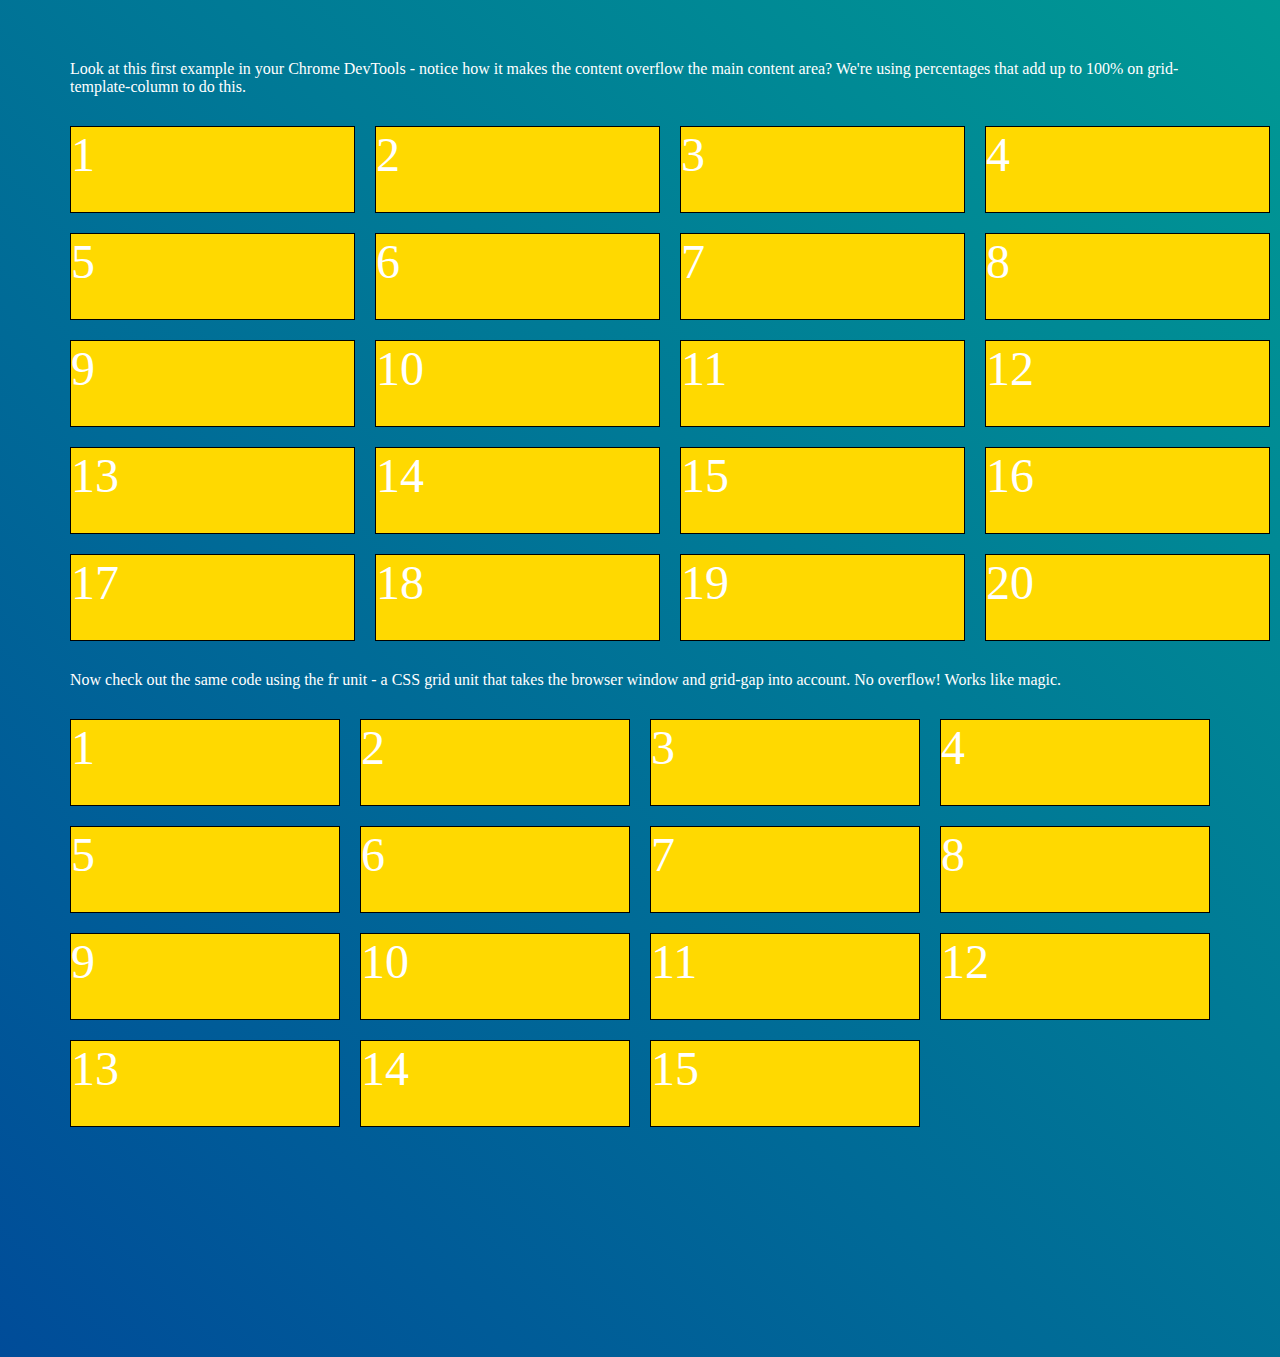
<file: Lesson 05/02a_css-gridfr-unit/index.html>
<!DOCTYPE html>
<html lang="en" >
<head>
  <meta charset="UTF-8">
  <title>CodePen - CSS Grid - fr Unit</title>
  <link rel="stylesheet" href="./style.css">

</head>
<body>
<!-- partial:index.partial.html -->
<body>
  <header class="intro">
    <p class="heading">Look at this first example in your Chrome DevTools - notice how it makes the content overflow the main content area? We're using percentages that add up to 100% on <span class="code">grid-template-column</span> to do this.</p>
  </header>

  <section class="base-container grid05-a">
    <div class="base-child">1</div>
    <div class="base-child">2</div>
    <div class="base-child">3</div>
    <div class="base-child">4</div>
    <div class="base-child">5</div>
    <div class="base-child">6</div>
    <div class="base-child">7</div>
    <div class="base-child">8</div>
    <div class="base-child">9</div>
    <div class="base-child">10</div>
    <div class="base-child">11</div>
    <div class="base-child">12</div>
    <div class="base-child">13</div>
    <div class="base-child">14</div>
    <div class="base-child">15</div>
    <div class="base-child">16</div>
    <div class="base-child">17</div>
    <div class="base-child">18</div>
    <div class="base-child">19</div>
    <div class="base-child">20</div>
  </section>

  <header class="intro">
    <p class="heading">Now check out the same code using the <span class="code">fr unit</span> - a CSS grid unit that takes the browser window and grid-gap into account. No overflow! Works like magic.</p>
  </header>

  <section class="base-container grid05-b">
    <div class="base-child">1</div>
    <div class="base-child">2</div>
    <div class="base-child">3</div>
    <div class="base-child">4</div>
    <div class="base-child">5</div>
    <div class="base-child">6</div>
    <div class="base-child">7</div>
    <div class="base-child">8</div>
    <div class="base-child">9</div>
    <div class="base-child">10</div>
    <div class="base-child">11</div>
    <div class="base-child">12</div>
    <div class="base-child">13</div>
    <div class="base-child">14</div>
    <div class="base-child">15</div>
  </section>

</body>
<!-- partial -->
  
</body>
</html>
</file>
<file: Homework 01/solution/css/style.css>
body {
  color: #05080C;
  font-family: sans-serif;
  font-size: 18px;
  line-height: 1.5;
  margin: 0;
  background: #F6F6F6;
}

p {
  font-family: Georgia,Times,"Times New Roman",serif;
}

header {
  border-top: 5px solid #222222;
  padding: 0 100px;
}

article {
  border-bottom: 5px solid #222222;
  padding: 0 100px;
}

article img {
  float: right;
  margin-left: 20px;
}

th {
  background: #222;
  color: white;
  padding: 10px;
}

td {
  background: #eee;
  padding: 10px;
}
</file>
<file: Homework 02/solution_code/css/style.css>
/* ################################################## */
/* ########### Global classes / overrides ########### */
/* ################################################## */
html, body {
  height: 100%;
  font-family: 'Lato', sans-serif;
}

h1, h2, h3, h4, h5, h6, p {
  margin: 0;
}

p {
  font-size: 18px;
  line-height: 1.5;
  padding: 15px 0;
}


/* Why is this display: block; not redundant? */
.cta {
  border-radius: 5px;
  color: #000;
  display: block;
  font-size: 24px;
  padding: 10px 30px;
  text-align: center;
  text-decoration: none;
  text-transform: uppercase;
  font-family: 'Oswald', sans-serif;
}

/* ############################## */
/* ########### Header ########### */
/* ############################## */
.site_header {
  background-color: #000;
  border-bottom: 5px solid #f2ff00;
  padding: 10px 30px;
  display: flex;
  align-items: center;
  justify-content: space-between;
}

.site_header h1 {
  font-size: 32px;
/*   padding: 15px 05px 0; */
  text-transform: capitalize;
  font-family: 'Merriweather', serif;
}

.site_header h1,
.site_header h1 a,
.site_header h1 a:visited {
  color: #f2ff00;
  text-decoration:none;
}


.main-nav ul {
  list-style: none;
  display: flex;
  justify-content: flex-end;
  font-size: 20px;
  padding: 15px 0;
  font-family: 'Lato', sans-serif;
  margin:0;
}

/* How come there is no float here? */
.main-nav li {

  padding-left: 15px;
}

.main-nav li,
.main-nav li a,
.main-nav li a:visited {
  color: #fff;
  text-decoration:none;
}

.main-nav li a:hover {
  color: #f2ff00;
}


.main-nav-item-featured {
  text-transform: uppercase;
  font-family: 'Oswald', sans-serif;
}

/* ###################################### */
/* ########### Second section ########### */
/* ###################################### */

/* You don't need any layout here ;) Why? 
 * Because it's just a block, going full width... */
.secondary-text {
  background-color: #adadad;
  font-weight: bold;
  font-style: italic;
  text-align: center;
  font-family: 'Lato', sans-serif;
}

.secondary-text p {
  font-size: 28px;
  margin: 0;
}

.strikeout {
  text-decoration: line-through;
}

.underline {
  border-bottom: 3px solid #f2ff00;
}

/* #################################### */
/* ########### Hero section ########### */
/* #################################### */

/* What's going on with the background-size? How is it working? */
.hero-area {
  background: url('https://s3-us-west-2.amazonaws.com/s.cdpn.io/2522641/coworking.jpg') center center no-repeat;
  background-size: cover;
  display: flex;
  min-height: 60%;
  justify-content: flex-end;
  align-items: center;
  font-family: 'Lato', sans-serif;
}

.hero-area h2 {
  font-weight: bold;
}

/* Why did I put margin and padding on this element? */
.inset-div {
  background-color: rgba(255,255,255,0.9);
  margin: 25px 25px 25px 0;
  padding: 25px;
  width: 380px;
  height: 230px;
  padding: 4%;
  box-shadow: 0 0 5px rgba(0,0,0,.75);
}

.main-cta {
  background-color: #f2ff00;
  border-bottom: 2px solid #ffd900;
}

.featured-block {

}

.featured-block h1 {
  font-family: 'Merriweather', serif;
  font-size: 24px;

}

.featured-block .cta {
  background-color: #adadad;
  border-bottom: 2px solid #878787;
}

/* ########################################## */
/* ########### Three-wide section ########### */
/* ########################################## */

/* Notice there is no align-items here - why? */
/* The items are default align-items: flex-start (top), so we don't need it */
.three-wide {
  display: flex;
  justify-content: center;
}

.third-container {
  border-right: 1px solid lightgray;
  margin: 10px 0;
  padding: 2%;
}


.third-container:last-child {
  border-right: none;
}



/* ############################## */
/* ########### Footer ########### */
/* ############################## */
.site-footer {
  background-color: #000;
  color: #fff;
  padding: 15px 25px;
}
</file>
<file: Homework 04/solution_code/style.css>
/*---
 * Elements
 --- */
body {
  height: 100%;
  margin: 0;
  padding: 0;
  font-family: 'Inconsolata', monospace;
  background-color: #111;
}

main {
  min-height: 100vh;
}

h1,
h2,
h3,
h4 {
  font-family: 'Play', sans-serif;
  color: #fff;
}

p {
  color: #fff;
}

a {
  color: #fff;
  text-decoration: none;
}
/*---
 * Animations
 --- */
@keyframes blink {
  0%,
  100% {
    opacity: 1;
  }

  50% {
    opacity: 0;
  }
}

@keyframes backAndForth {
  0% {
    transform: translateX(0);
  }

  25% {
    transform: translateX(-300%);
  }

  75% {
    transform: translateX(300%);
  }

  100% {
    transform: translateX(0);
  }
}


/*---
 * Base
 --- */
.outer-container {
  width: 90%;
  max-width: 800px;
  margin: 0 auto;
}

/*---
 * Typography
 --- */
.title {
  text-transform: uppercase;
  font-size: 2rem;
}
.title--xl-large {
  display: block;
  position: relative;
  font-size: 6rem;
  letter-spacing: 10px;
}
.title--xl-large:before {
  content: "";
  position: absolute;
  left: 0;
  right: 0;
  top: 60%;
  height: 4px;
  transform: rotate(-10deg);
  background-color: #111;
}

/*---
 * Form
 --- */
.btn {
  padding: 1rem 1.5rem;
  text-transform: uppercase;
  letter-spacing: 2px;
  font-size: 1.25rem;
  animation: 2s linear infinite blink;
}

/*---
 * Modules
 --- */
.ball {
  display: block;
  position: absolute;
  top: 50%;
  left: 50%;
  height: 4rem;
  width: 4rem;
  border-radius: 50%;
  background-color: #fff;
  animation: 3s linear infinite backAndForth;
  cursor: pointer;
}

/*---
 * Partials
 --- */
.level-header {
  padding: 2rem 0;
}

.level-header .outer-container {
  display: flex;
  flex-direction: row;
  justify-content: space-between;
  align-items: center;
  flex-wrap: nowrap;
}

.level-header__title,
.level-header__score {
  /* width: 40%; */
}

.level-header h2,
.level-header h4 {
  display: inline;
}

.level-arena {
  position: absolute;
  top: 0;
  left: 0;
  height: 100vh;
  width: 100vw;
}

.level-winner {
  position: absolute;
  top: 50%;
  left: 50%;
  transform: translate(-50%, -50%);
  padding: 4rem;
  background-color: #111;
  text-align: center;
  z-index: 10;
  opacity: 0;
  pointer-events: none;
  transition: all 250ms ease;
}

.game-over .level-winner {
  opacity: 1;
  pointer-events: all;
}

.level-footer {
  position: absolute;
  left: 0;
  right: 0;
  bottom: 0;
  padding-bottom: 1rem;
}

.level-nav ul {
  padding: 0;
  margin: 0;
  text-align: center;
}

.level-nav li {
  display: inline-block;
  list-style-type: none;
}

.level-nav li:not(:last-of-type) {
  margin-right: 1rem;
}

.level-nav a {
  display: block;
  position: relative;
  text-transform: uppercase;
  letter-spacing: 2px;
  padding: 1rem;
  overflow: hidden;
  transition: all 400ms ease;
}

.level-nav a:after {
  content: "";
  position: absolute;
  top: 0;
  left: -50%;
  height: 200%;
  width: 200%;
  background-color: #fff;
  transition: all 400ms ease;
  transform: translateY(100%) rotate(0deg);
  z-index: -1;
}

.level-nav a:hover {
  color: #000;
}

.level-nav a:hover:after {
  transform: translateY(-25%) rotate(10deg);
}


/*---
 * Views
 --- */
.homepage main {
  display: flex;
  justify-content: center;
  align-items: center;
  text-align: center;
}

.level-two .ball:first-of-type {
  top: 35%;
  animation-delay: 1s;
}

.level-two .ball:last-of-type {
  top: 65%;
  animation-delay: 2s;
}

.level-three .ball:first-of-type {
  top: 35%;
  height: 1.5rem;
  width: 1.5rem;
  animation-delay: 1s;
}

.level-three .ball:last-of-type {
  top: 65%;
  height: 3rem;
  width: 3rem;
  animation-delay: 2s;
}
</file>
<file: Lesson 02/03_css_properties/style.css>
/* Font properties */
.sample-font-family {
  font-family: "Custom font name", Arial, sans-serif;
}

.sample-font-size {
  font-size: 30px;
}

.sample-font-style {
  font-style: italic;
}

.sample-font-weight {
  font-weight: bold;
}

/* This can be a value (where 1 is baseline) or a percentage (where 100% is baseline) */
.sample-line-height {
  line-height: 1.4;
}

.sample-font {
  font: italic bold 30px/1.4 Arial; /* shorthand property */
}

/* Text Properties */
.sample-text-align {
  text-align: center;
}

.sample-text-decoration {
  text-decoration: underline;
}

.sample-text-transform {
  text-transform: capitalize;
}

/* Colors */
.sample-01 {
  color: limegreen;
}

.sample-02 {
  color: #666;
}

.sample-03 {
  color: rgba(43,67,123,1);
}

.sample-04 {
  color: hsla(343, 100%, 40%, 1);
}

/* Backgrounds */
.sample-05 {
  background-color: #ffa3fa;
}

.sample-06 {
  background-color: #ffa3fa;
  background-image: url(https://s3-us-west-2.amazonaws.com/s.cdpn.io/2522641/unicorn-in-outer-space.jpg); /* Notice how I'm doing the path */
  color: #fff;
  height: 600px;
  width: 600px;
}

.sample-07 {
  background-color: #ffa3fa;
  background-image: url("https://s3-us-west-2.amazonaws.com/s.cdpn.io/2522641/unicorn-in-outer-space.jpg"); /* I can use quotes but I don't have to */
  background-repeat: repeat-y; /* how would be make it not repeat along both axes? */
  color: #fff;
  height: 600px;
  width: 600px;
}

.sample-08 {
  background-color: #ffa3fa;
  background-image: url(https://s3-us-west-2.amazonaws.com/s.cdpn.io/2522641/unicorn-in-outer-space.jpg);
  background-size: cover;
  background-repeat: no-repeat;
  color: #222;
  height: 300px;
  width: 300px;
}

.sample-09 {
  background: #ffa3fa bottom right no-repeat; /* shorthand property */
  color: #222;
  height: 600px;
  width: 600px;
}
</file>
<file: Lesson 04/01_flexbox_demo/style.css>
/*flex-direction: row | row-reverse | column | column-reverse;*/

.flex-container.row {
  -webkit-flex-direction: row;
  -ms-flex-direction: row;
  flex-direction: row;
}

.flex-container.row-reverse {
  -webkit-flex-direction: row-reverse;
  -ms-flex-direction: row-reverse;
  flex-direction: row-reverse;
}

.flex-container.column {
  -webkit-flex-direction: column;
  -ms-flex-direction: column;
  flex-direction: column;
}

.flex-container.column-reverse {
  -webkit-flex-direction: column;
  -ms-flex-direction: column;
  flex-direction: column-reverse;
}


/*flex-wrap: nowrap | wrap | wrap-reverse;*/

.flex-container.nowrap {
  -webkit-flex-wrap: nowrap;
  -ms-flex-wrap: nowrap;
  flex-wrap: nowrap;
}

.flex-container.wrap {
  -webkit-flex-wrap: wrap;
  -ms-flex-wrap: wrap;
  flex-wrap: wrap;
}

.flex-container.wrap-reverse {
  -webkit-flex-wrap: wrap-reverse;
  -ms-flex-wrap: wrap-reverse;
  flex-wrap: wrap-reverse;
}


/*align-items: flex-start | flex-end | center | baseline | stretch;*/

.flex-container.align-items-start {
  -webkit-align-items: flex-start;
  -ms-flex-align: start;
  align-items: flex-start;
}

.flex-container.align-items-end {
  -webkit-align-items: flex-end;
  -ms-flex-align: end;
  align-items: flex-end;
}

.flex-container.align-items-center {
  -webkit-align-items: center;
  -ms-flex-align: center;
  align-items: center;
}

.flex-container.align-items-baseline {
  webkit-align-items: baseline;
  -ms-flex-align: baseline;
  align-items: baseline;
}

.flex-container.align-items-stretch {
  webkit-align-items: stretch;
  -ms-flex-align: stretch;
  align-items: stretch;
}


/*justify-content: flex-start | flex-end | center | space-between | space-around;*/

.flex-container.justify-start {
  -webkit-justify-content: flex-start;
  -ms-flex-pack: start;
  justify-content: flex-start;
}

.flex-container.justify-end {
  -webkit-justify-content: flex-end;
  -ms-flex-pack: end;
  justify-content: flex-end;
}

.flex-container.justify-center {
  -webkit-justify-content: center;
  -ms-flex-pack: center;
  justify-content: center;
}

.flex-container.justify-space-between {
  -webkit-justify-content: space-between;
  -ms-flex-pack: justify;
  justify-content: space-between;
}

.flex-container.justify-space-around {
  -webkit-justify-content: space-around;
  -ms-flex-pack: justify;
  justify-content: space-around;
}


/*align-content: flex-start | flex-end | center | space-between | space-around | stretch;*/

.flex-container.align-content-start {
  -webkit-align-content: flex-start;
  -ms-flex-line-pack: start;
  align-content: flex-start;
}

.flex-container.align-content-end {
  -webkit-align-content: flex-end;
  -ms-flex-line-pack: end;
  align-content: flex-end;
}

.flex-container.align-content-center {
  -webkit-align-content: center;
  -ms-flex-line-pack: center;
  align-content: center;
}

.flex-container.align-content-space-between {
  -webkit-align-content: space-between;
  -ms-flex-line-pack: justify;
  align-content: space-between;
}

.flex-container.align-content-space-around {
  -webkit-align-content: space-around;
  -ms-flex-line-pack: justify;
  /*distribute;*/
  align-content: space-around;
}

.flex-container.align-content-stretch {
  -webkit-align-content: stretch;
  -ms-flex-line-pack: stretch;
  align-content: stretch;
}


/*align-self: auto | flex-start | flex-end | center | baseline | stretch;*/

.item.align-self-auto {
  -webkit-align-self: auto;
  -ms-flex-item-align: auto;
  align-self: auto;
}

.item.align-self-start {
  -webkit-align-self: flex-start;
  -ms-flex-item-align: start;
  align-self: flex-start;
}

.item.align-self-end {
  -webkit-align-self: flex-end;
  -ms-flex-item-align: end;
  align-self: flex-end;
}

.item.align-self-center {
  -webkit-align-self: center;
  -ms-flex-item-align: center;
  align-self: center;
}

.item.align-self-baseline {
  -webkit-align-self: baseline;
  -ms-flex-item-align: baseline;
  align-self: baseline;
}

.item.align-self-stretch {
  -webkit-align-self: stretch;
  -ms-flex-item-align: stretch;
  align-self: stretch;
}

.item.flex-grow1 {
  flex-grow: 1;
}

.item.flex-grow2 {
  flex-grow: 2;
}

.item.flex-grow3 {
  flex-grow: 3;
}

.item.flex-grow4 {
  flex-grow: 4;
}
html,body{ width:100%; min-height:100%; margin:0; padding:0; color:#ddd; font-size:14px; font-family:Verdana, Geneva, sans-serif;background-color:#333;}
*{
	box-sizing : border-box; 
	-webkit-font-smoothing: antialiased;
	-moz-osx-font-smoothing: grayscale; 
}
.principal{ width:calc(50% - 40px); min-width:525px; margin:0 20px 20px 20px; float:left;}
.radio{ margin-bottom:20px;}
label{ line-height:200%;}
input[type=radio] { color:white; }
input[type=radio]:checked + label { color:orange; }
input[type=number]{ width:40px; margin-right:.5em;}
h1{ font-size:200%;margin:20px;}
h2{ font-size:180%;margin:0px;}
h4 a{ font-variant:small-caps; font-size:120%; color:#ddd; text-decoration:none;}
h4 small{font-variant: normal; font-size:80%; font-weight:normal; color:#57bcdb;}
table{ width:100%; margin-bottom:1em;}
table td{ width:50%; padding:3px;}
.principal:last-of-type h4 small{ color:#ff8080;}
.flex-container {
 border: 1px solid #555;
 display : -webkit-flex;
 display : -ms-flexbox;
 display : flex;
 padding:20px;
 width:100%; 
 }
.item{
	margin:0; 
    display : inherit;
	padding:10px; 
	width:100px; 
	height:100px;
	-webkit-align-items: center;
	-ms-flex-align:center;
	align-items: center;
	}
.item p{width:100%; text-align:center; color:#fff;}
#direction .item{flex-wrap:wrap;}
/*#wrap .item{ height:auto;}*/
#wrap{ width:400px;}
#align .item{height:auto; height:auto;flex-wrap:wrap;}	
#align{ height:300px;}
#justify{ margin:20px 0; padding:20px 0;}
#alignContent{flex-wrap:wrap; height:600px;}
#alignContent .item{ height:auto;} 
#FCI1{ height:300px;}
#FCI1 .item{ height:auto;}
#FCI3 .item{ width:25%;}
#FCI4 .item{ width:50%;}
#FCI5 .item{ width:20%;}
.nbsp{white-space: nowrap;}

@media only screen and (max-width:1100px){.principal{ width:calc(100% - 40px);}}
@media only screen and (max-width:580px) {
.item{ width:50px;height:50px;}
.principal{ width:calc(100% - 40px); min-width:initial;}
.flex-container{width:100%; min-width:initial;}	
#wrap{ width:200px;}
}
</file>
<file: Lesson 05/02_css-gridbasic-grid/style.css>
body {
  background-image: linear-gradient(45deg,  #004c99, #009994);
  background-repeat: no-repeat;
  color: white;
  margin: 0;
  padding: 35px 70px 200px 70px;
}

.code {
  font-family: courier;
}

.intro {
  margin-top: 25px;
}

.heading {
  color: rgba(255,255,255,1);
  font-family: sans-serif;
  font-size: 36px;
}

/*
##################################
######## Container Styles ########
##################################
*/
.base-container {
  display: grid;
  margin: 30px 0;
}

/* Simple grid-template-columns, grid-template-rows, see how they work - play with them */
.grid01 {
  grid-template-columns: 100px 100px 100px;
  grid-template-rows: 100px;
}

.base-child {
  background-color: #ffd900;
  border: 1px solid black;
  color: black;
  font-size: 48px;
}
</file>
<file: Lesson 05/02a_css-gridfr-unit/style.css>
body {
  background-image: linear-gradient(45deg,  #004c99, #009994);
  background-repeat: no-repeat;
  color: white;
  margin: 0;
  padding: 35px 70px 200px 70px;
}

/* offset page header height by height of the top header*/

h2 {
  padding-top: 80px;
}

div {
  padding-bottom: 30px;
}

code {
  font-family: courier;
}

.intro {
  margin-top: 25px;
}

.intro h1 {
  color: rgba(255,255,255,1);
  font-family: sans-serif;
  font-size: 36px;
}

/*
##################################
######## Container Styles ########
##################################
*/
.base-container {
  display: grid;
  margin: 30px 0;
}


/**
 * Exploring flex-direction and justify-content properties
 */

/* Defaults */

.grid01 {
  display: grid;
  grid-template-columns: 100px 100px;
  grid-gap: 25px 10px;
}

.grid02 {
  grid-template-columns: 150px auto 100px 200px;
}

/* grid-gap property gives us equal padding around each grid item */
.grid03-a {
  grid-template-columns: 150px auto 100px 200px;
  grid-gap: 20px;
}

/* 
  grid-gap property can also take two values
  in that case, first value is column padding, second value is row padding
*/
.grid03-b {
  grid-template-columns: 150px auto 100px 200px;
  grid-gap: 20px 80px;
}

/* Note how 4 columns + 5 rows = 20 children */
.grid04 {
  grid-template-columns: 150px auto 100px 200px;
  grid-template-rows: 100px 200px 300px 100px 500px;
  grid-gap: 20px;
}

/* 
  Notice how grid05-a and grid05-b are basically the same thing
  But...look at the output. The `fr` unit takes the grip-gap into account automatically.
  Nice!
*/
.grid05-a {
  grid-template-columns: 25% 25% 25% 25%;
  grid-gap: 20px;
}

.grid05-b {
  grid-template-columns: 1fr 1fr 1fr 1fr;
  grid-gap: 20px;
}

.grid06 {
  grid-template-columns: 1fr 1fr 1fr;
  grid-template-rows: 50% 50%;
  height: 200%;
}

/*
##############################
######## Child Styles ########
##############################
*/

.base-child {
  background-color: #ffd900;
  border: 1px solid black;
  color: white;
  font-size: 48px;
}

.base-child-red {
  background-color: red;
  border: 1px solid white;
  color: white;
  font-size: 48px;
  height: 100px;
}

.base-child-stretch {
  background-color: orange;
  border: 1px solid white;
  color: white;
  font-size: 48px;
}

.child01 { height: 300px; width: 100px; }
.child02 { height: 100px; width: 100px; }
.child03 { height: 200px; width: 100px; }
.child04 { height: 500px; width: 100px; }
.child05 { height: 400px; width: 100px; }

/* To better demo align-items*/
.child10 {
  padding-top: 80px;
  padding-bottom: 60px;
  width: 100px;
}

.child11 {
  padding-top: 30px;
  padding-bottom: 50px;
  width: 100px;
}

.child12 {
  padding-top: 90px;
  padding-bottom: 10px;
  width: 100px;
}

.child13 {
  padding-top: 50px;
  padding-bottom: 40px;
  width: 100px;
}

.child14 {
  padding-top: 80px;
  padding-bottom: 30px;
  width: 100px;
}

/* ORDER */
.child20 {
  order: 4;
  width: 100px;
}

.child21 {
  order: 2;
  width: 100px;
}

.child22 {
  order: 1;
  width: 100px;
}

.child23 {
  order: 5;
  width: 100px;
}

.child24 {
  order: 3;
  width: 100px;
}

/* FLEX-GROW */
.child30 {
  flex-grow: 4;
}

.child31 {
  flex-grow: 2;
}

.child32 {
  flex-grow: 1;
}

.child33 {
  flex-grow: 5;
}

.child34 {
  flex-grow: 3;
}

/* FLEX-SHRINK */
.child40 {
  flex-shrink: 4;
  width: 300px;
}

.child41 {
  flex-shrink: 2;
  width: 300px;
}

.child42 {
  flex-shrink: 1;
  width: 300px;
}

.child43 {
  flex-shrink: 5;
  width: 300px;
}

.child44 {
  flex-shrink: 3;
  width: 300px;
}

/* align-item */
.child50 {
  align-self: flex-end;
}
</file>
